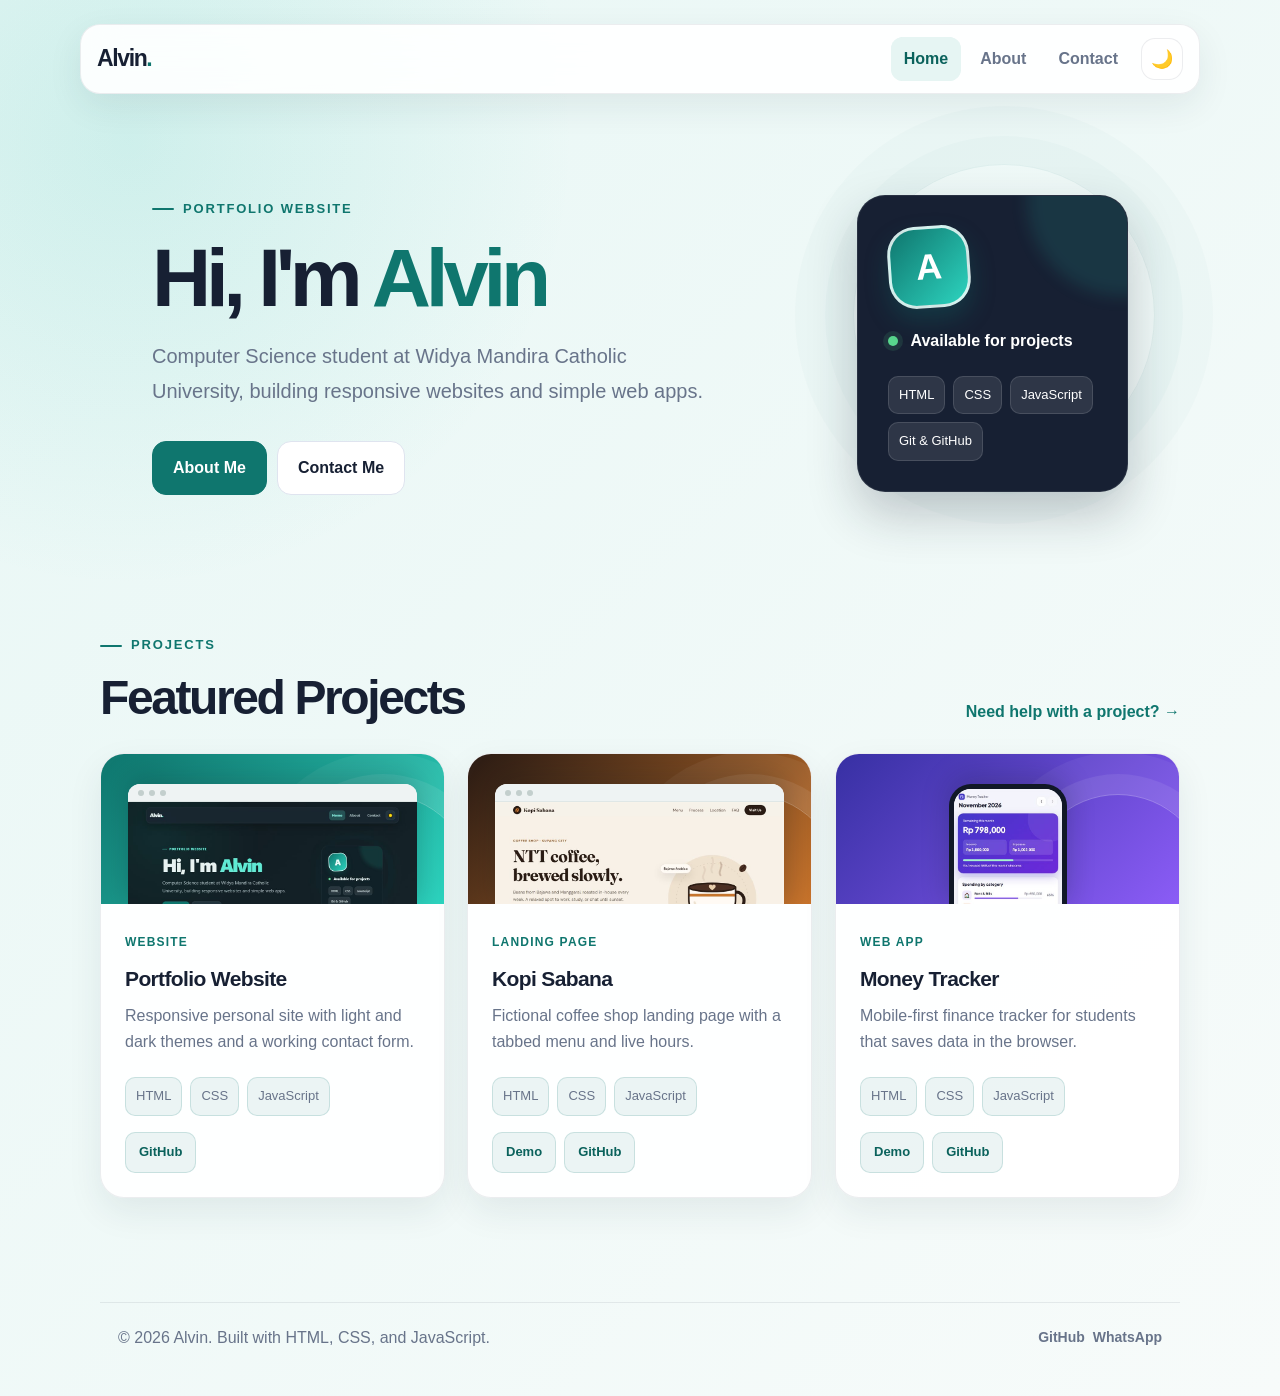
<file: index.html>
<!DOCTYPE html>
<html lang="en">
<head>
    <meta charset="UTF-8">
    <meta name="viewport" content="width=device-width, initial-scale=1.0">
    <meta name="description" content="Portfolio of Alvin, a Computer Science student who builds responsive websites and small web apps.">
    <meta name="author" content="Alvin">
    <meta property="og:title" content="Alvin | Portfolio">
    <meta property="og:description" content="Computer Science student building responsive websites and small web apps.">
    <meta property="og:type" content="website">
    <meta property="og:url" content="https://nobless017.github.io/Nobless017/">
    <meta property="og:image" content="https://nobless017.github.io/Nobless017/img/project-portfolio.jpg">
    <meta property="og:image:width" content="960">
    <meta property="og:image:height" content="540">
    <meta property="og:image:alt" content="Homepage of Alvin's portfolio">
    <meta property="og:locale" content="en_US">
    <meta name="twitter:card" content="summary_large_image">
    <title>Alvin | Portfolio</title>
    <link rel="icon" href="favicon.svg" type="image/svg+xml">
    <link rel="stylesheet" href="style.css">
    <script>
        (function () {
            var theme;
            try { theme = localStorage.getItem("theme"); } catch (error) {}
            if (theme !== "light" && theme !== "dark") {
                theme = window.matchMedia("(prefers-color-scheme: dark)").matches ? "dark" : "light";
            }
            document.documentElement.dataset.theme = theme;
        })();
    </script>
</head>
<body>
    <main class="page-shell">
        <nav class="navbar" aria-label="Main navigation">
            <a class="brand" href="index.html">Alvin<span>.</span></a>
            <div class="nav-links">
                <a class="active" href="index.html">Home</a>
                <a href="about.html">About</a>
                <a href="contact.html">Contact</a>
            </div>
            <button class="theme-toggle" type="button" aria-label="Switch to dark theme" title="Toggle theme">🌙</button>
        </nav>

        <section class="hero">
            <div>
                <p class="eyebrow">PORTFOLIO WEBSITE</p>
                <h1>Hi, I'm <span>Alvin</span></h1>
                <p class="hero-text">Computer Science student at Widya Mandira Catholic University, building responsive websites and simple web apps.</p>
                <div class="button-row">
                    <a class="button-link primary" href="about.html">About Me</a>
                    <a class="button-link" href="contact.html">Contact Me</a>
                </div>
            </div>
            <div class="hero-card" aria-label="Profile summary">
                <div class="profile-avatar" aria-hidden="true">A</div>
                <span class="status-dot"></span>
                <strong>Available for projects</strong>
                <div class="skill-tags">
                    <span>HTML</span>
                    <span>CSS</span>
                    <span>JavaScript</span>
                    <span>Git &amp; GitHub</span>
                </div>
            </div>
        </section>

        <section class="projects" id="projects" aria-labelledby="projects-title">
            <div class="section-heading">
                <div>
                    <p class="eyebrow">PROJECTS</p>
                    <h2 id="projects-title">Featured Projects</h2>
                </div>
                <a class="text-link" href="contact.html">Need help with a project? →</a>
            </div>
            <div class="project-grid">
                <article class="project-card">
                    <div class="project-preview preview-one">
                        <div class="mock-browser">
                            <div class="mock-bar" aria-hidden="true"><span></span><span></span><span></span></div>
                            <img src="img/project-portfolio.jpg" alt="Homepage of the portfolio website" width="960" height="540" loading="lazy">
                        </div>
                    </div>
                    <div class="project-content">
                        <span class="project-type">Website</span>
                        <h3>Portfolio Website</h3>
                        <p>Responsive personal site with light and dark themes and a working contact form.</p>
                        <div class="skill-tags">
                            <span>HTML</span>
                            <span>CSS</span>
                            <span>JavaScript</span>
                        </div>
                        <div class="project-actions">
                            <a href="https://github.com/Nobless017/Nobless017" target="_blank" rel="noopener noreferrer" aria-label="View the Portfolio Website source code on GitHub">GitHub</a>
                        </div>
                    </div>
                </article>
                <article class="project-card">
                    <div class="project-preview preview-two">
                        <div class="mock-browser">
                            <div class="mock-bar" aria-hidden="true"><span></span><span></span><span></span></div>
                            <img src="img/project-landing.jpg" alt="Kopi Sabana landing page" width="960" height="540" loading="lazy">
                        </div>
                    </div>
                    <div class="project-content">
                        <span class="project-type">Landing Page</span>
                        <h3>Kopi Sabana</h3>
                        <p>Fictional coffee shop landing page with a tabbed menu and live hours.</p>
                        <div class="skill-tags">
                            <span>HTML</span>
                            <span>CSS</span>
                            <span>JavaScript</span>
                        </div>
                        <div class="project-actions">
                            <a href="projects/landing-page/index.html" aria-label="Open the Kopi Sabana landing page demo">Demo</a>
                            <a href="https://github.com/Nobless017/Nobless017/tree/main/projects/landing-page" target="_blank" rel="noopener noreferrer" aria-label="View the Kopi Sabana source code on GitHub">GitHub</a>
                        </div>
                    </div>
                </article>
                <article class="project-card">
                    <div class="project-preview preview-three">
                        <div class="mock-phone">
                            <img src="img/project-keuangan.jpg" alt="Money Tracker app on a phone" width="345" height="690" loading="lazy">
                        </div>
                    </div>
                    <div class="project-content">
                        <span class="project-type">Web App</span>
                        <h3>Money Tracker</h3>
                        <p>Mobile-first finance tracker for students that saves data in the browser.</p>
                        <div class="skill-tags">
                            <span>HTML</span>
                            <span>CSS</span>
                            <span>JavaScript</span>
                        </div>
                        <div class="project-actions">
                            <a href="projects/catatan-keuangan/index.html?demo=1" aria-label="Open the Money Tracker app demo">Demo</a>
                            <a href="https://github.com/Nobless017/Nobless017/tree/main/projects/catatan-keuangan" target="_blank" rel="noopener noreferrer" aria-label="View the Money Tracker source code on GitHub">GitHub</a>
                        </div>
                    </div>
                </article>
            </div>
        </section>
    </main>
    <footer class="footer">
        <p>© 2026 Alvin. Built with HTML, CSS, and JavaScript.</p>
        <div class="social-links" aria-label="Social links">
            <a href="https://github.com/Nobless017" target="_blank" rel="noopener noreferrer">GitHub</a>
            <a href="https://wa.me/6282341735852" target="_blank" rel="noopener noreferrer">WhatsApp</a>
        </div>
    </footer>
    <script src="script.js"></script>
</body>
</html>
</file>
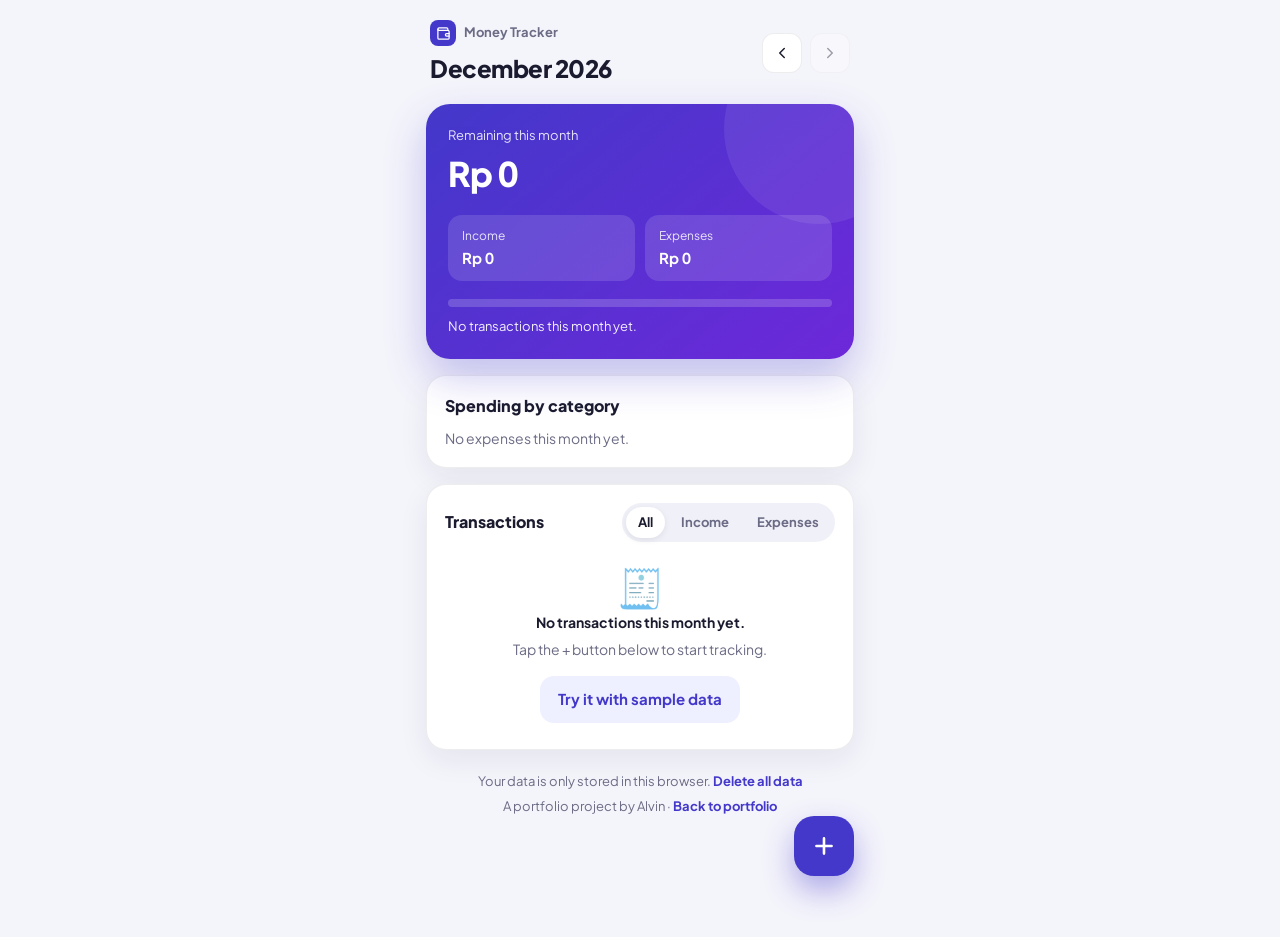
<file: projects/catatan-keuangan/index.html>
<!DOCTYPE html>
<html lang="en">
<head>
    <meta charset="UTF-8">
    <meta name="viewport" content="width=device-width, initial-scale=1.0, viewport-fit=cover">
    <title>Money Tracker for Students</title>
    <meta name="description" content="A simple web app for students to track income and expenses. A portfolio project by Alvin.">
    <meta name="theme-color" content="#4338ca">
    <meta property="og:title" content="Money Tracker for Students">
    <meta property="og:description" content="A web app to track income and expenses. A portfolio project by Alvin.">
    <meta property="og:type" content="website">
    <meta property="og:url" content="https://nobless017.github.io/Nobless017/projects/catatan-keuangan/">
    <meta property="og:image" content="https://nobless017.github.io/Nobless017/img/project-keuangan.jpg">
    <meta property="og:locale" content="en_US">
    <link rel="icon" href="favicon.svg" type="image/svg+xml">
    <link rel="preconnect" href="https://fonts.googleapis.com">
    <link rel="preconnect" href="https://fonts.gstatic.com" crossorigin>
    <link rel="stylesheet" href="https://fonts.googleapis.com/css2?family=Plus+Jakarta+Sans:wght@500;600;700;800&display=swap">
    <link rel="stylesheet" href="style.css">
</head>
<body>
    <div class="app">
        <!-- ===== HEADER: nama aplikasi + pilih bulan ===== -->
        <header class="app-header">
            <div>
                <p class="app-name">
                    <span class="app-logo" aria-hidden="true">
                        <svg viewBox="0 0 24 24"><path d="M19 7V5a2 2 0 0 0-2-2H5a2 2 0 0 0 0 4h14a2 2 0 0 1 2 2v3"/><path d="M3 5v14a2 2 0 0 0 2 2h14a2 2 0 0 0 2-2v-3"/><path d="M21 12h-4a2 2 0 0 0 0 4h4z"/></svg>
                    </span>
                    Money Tracker
                </p>
                <h1 class="month-label" id="month-label">This month</h1>
            </div>
            <div class="month-nav">
                <button class="icon-button" type="button" id="prev-month" aria-label="Previous month">
                    <svg viewBox="0 0 24 24" aria-hidden="true"><path d="M15 18l-6-6 6-6"/></svg>
                </button>
                <button class="icon-button" type="button" id="next-month" aria-label="Next month">
                    <svg viewBox="0 0 24 24" aria-hidden="true"><path d="M9 18l6-6-6-6"/></svg>
                </button>
            </div>
        </header>

        <main class="app-main">
            <!-- ===== RINGKASAN BULAN ===== -->
            <section class="summary-card" id="summary-card" aria-label="Monthly summary">
                <p class="summary-label">Remaining this month</p>
                <p class="summary-balance" id="balance">Rp 0</p>
                <div class="summary-row">
                    <div class="summary-stat">
                        <span>Income</span>
                        <strong id="total-income">Rp 0</strong>
                    </div>
                    <div class="summary-stat">
                        <span>Expenses</span>
                        <strong id="total-expense">Rp 0</strong>
                    </div>
                </div>
                <div class="summary-meter" aria-hidden="true"><span id="spend-meter"></span></div>
                <p class="summary-hint" id="spend-hint"></p>
            </section>

            <!-- ===== PENGELUARAN PER KATEGORI ===== -->
            <section class="panel" aria-labelledby="category-title">
                <h2 id="category-title">Spending by category</h2>
                <ul class="category-list" id="category-list"></ul>
                <p class="muted" id="category-empty">No expenses this month yet.</p>
            </section>

            <!-- ===== RIWAYAT TRANSAKSI ===== -->
            <section class="panel" aria-labelledby="history-title">
                <div class="panel-head">
                    <h2 id="history-title">Transactions</h2>
                    <div class="chip-group" role="group" aria-label="Filter transactions">
                        <button class="chip" type="button" data-filter="all" aria-pressed="true">All</button>
                        <button class="chip" type="button" data-filter="income" aria-pressed="false">Income</button>
                        <button class="chip" type="button" data-filter="expense" aria-pressed="false">Expenses</button>
                    </div>
                </div>

                <!-- Diisi oleh script.js -->
                <div id="transaction-list"></div>

                <p class="muted filter-empty" id="filter-empty" hidden>No transactions match this filter.</p>

                <div class="empty-state" id="empty-state" hidden>
                    <span class="empty-icon" aria-hidden="true">🧾</span>
                    <p><strong>No transactions this month yet.</strong></p>
                    <p>Tap the + button below to start tracking.</p>
                    <button class="btn btn-secondary" type="button" id="load-sample">Try it with sample data</button>
                </div>
            </section>
        </main>

        <footer class="app-footer">
            <p>Your data is only stored in this browser. <button class="link-button" type="button" id="reset-data">Delete all data</button></p>
            <p>A portfolio project by Alvin · <a href="../../index.html">Back to portfolio</a></p>
        </footer>
    </div>

    <!-- Tombol tambah (melayang di kanan bawah) -->
    <button class="fab" type="button" id="open-form" aria-label="Add transaction" aria-haspopup="dialog">
        <svg viewBox="0 0 24 24" aria-hidden="true"><path d="M12 5v14M5 12h14"/></svg>
    </button>

    <!-- ===== FORM TAMBAH TRANSAKSI (muncul dari bawah) ===== -->
    <dialog class="sheet" id="transaction-dialog" aria-labelledby="form-title">
        <form id="transaction-form" data-type="expense">
            <span class="sheet-handle" aria-hidden="true"></span>
            <h2 id="form-title">Add transaction</h2>

            <fieldset class="type-toggle">
                <legend class="visually-hidden">Transaction type</legend>
                <label><input type="radio" name="type" value="expense" checked><span>Expense</span></label>
                <label><input type="radio" name="type" value="income"><span>Income</span></label>
            </fieldset>

            <div class="field">
                <label for="amount">Amount</label>
                <div class="amount-input">
                    <span aria-hidden="true">Rp</span>
                    <input type="text" id="amount" name="amount" inputmode="numeric" autocomplete="off" placeholder="0" required>
                </div>
            </div>

            <div class="field">
                <label for="category">Category</label>
                <select id="category" name="category" required></select>
            </div>

            <div class="field">
                <label for="note">Note <em>(optional)</em></label>
                <input type="text" id="note" name="note" maxlength="60" placeholder="e.g. lunch at the canteen">
            </div>

            <div class="field">
                <label for="date">Date</label>
                <input type="date" id="date" name="date" required>
            </div>

            <p class="form-error" id="form-error" role="alert"></p>

            <div class="sheet-actions">
                <button class="btn btn-secondary" type="button" id="cancel-form">Cancel</button>
                <button class="btn btn-primary" type="submit">Save</button>
            </div>
        </form>
    </dialog>

    <!-- Notifikasi kecil di bawah layar -->
    <div class="toast" id="toast" role="status" hidden>
        <span id="toast-message"></span>
        <button type="button" id="toast-undo">Undo</button>
    </div>

    <script src="script.js"></script>
</body>
</html>
</file>
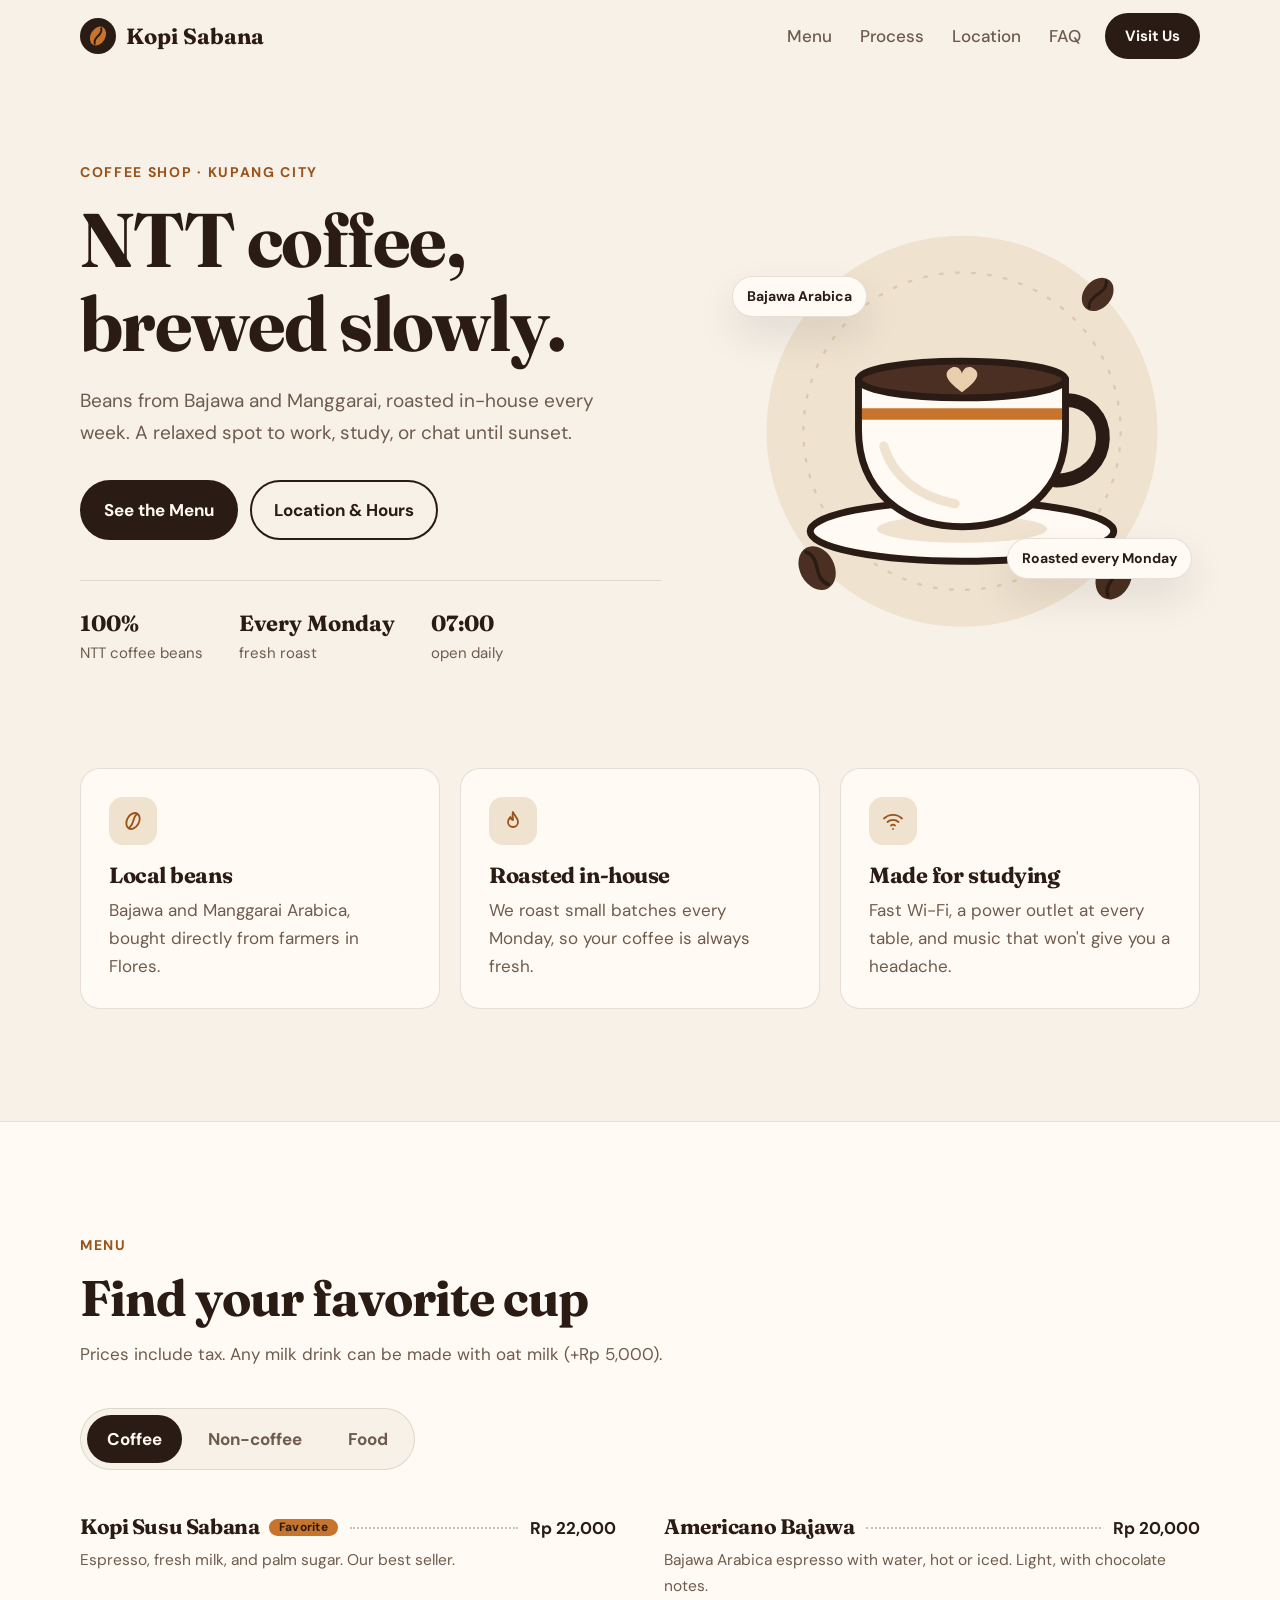
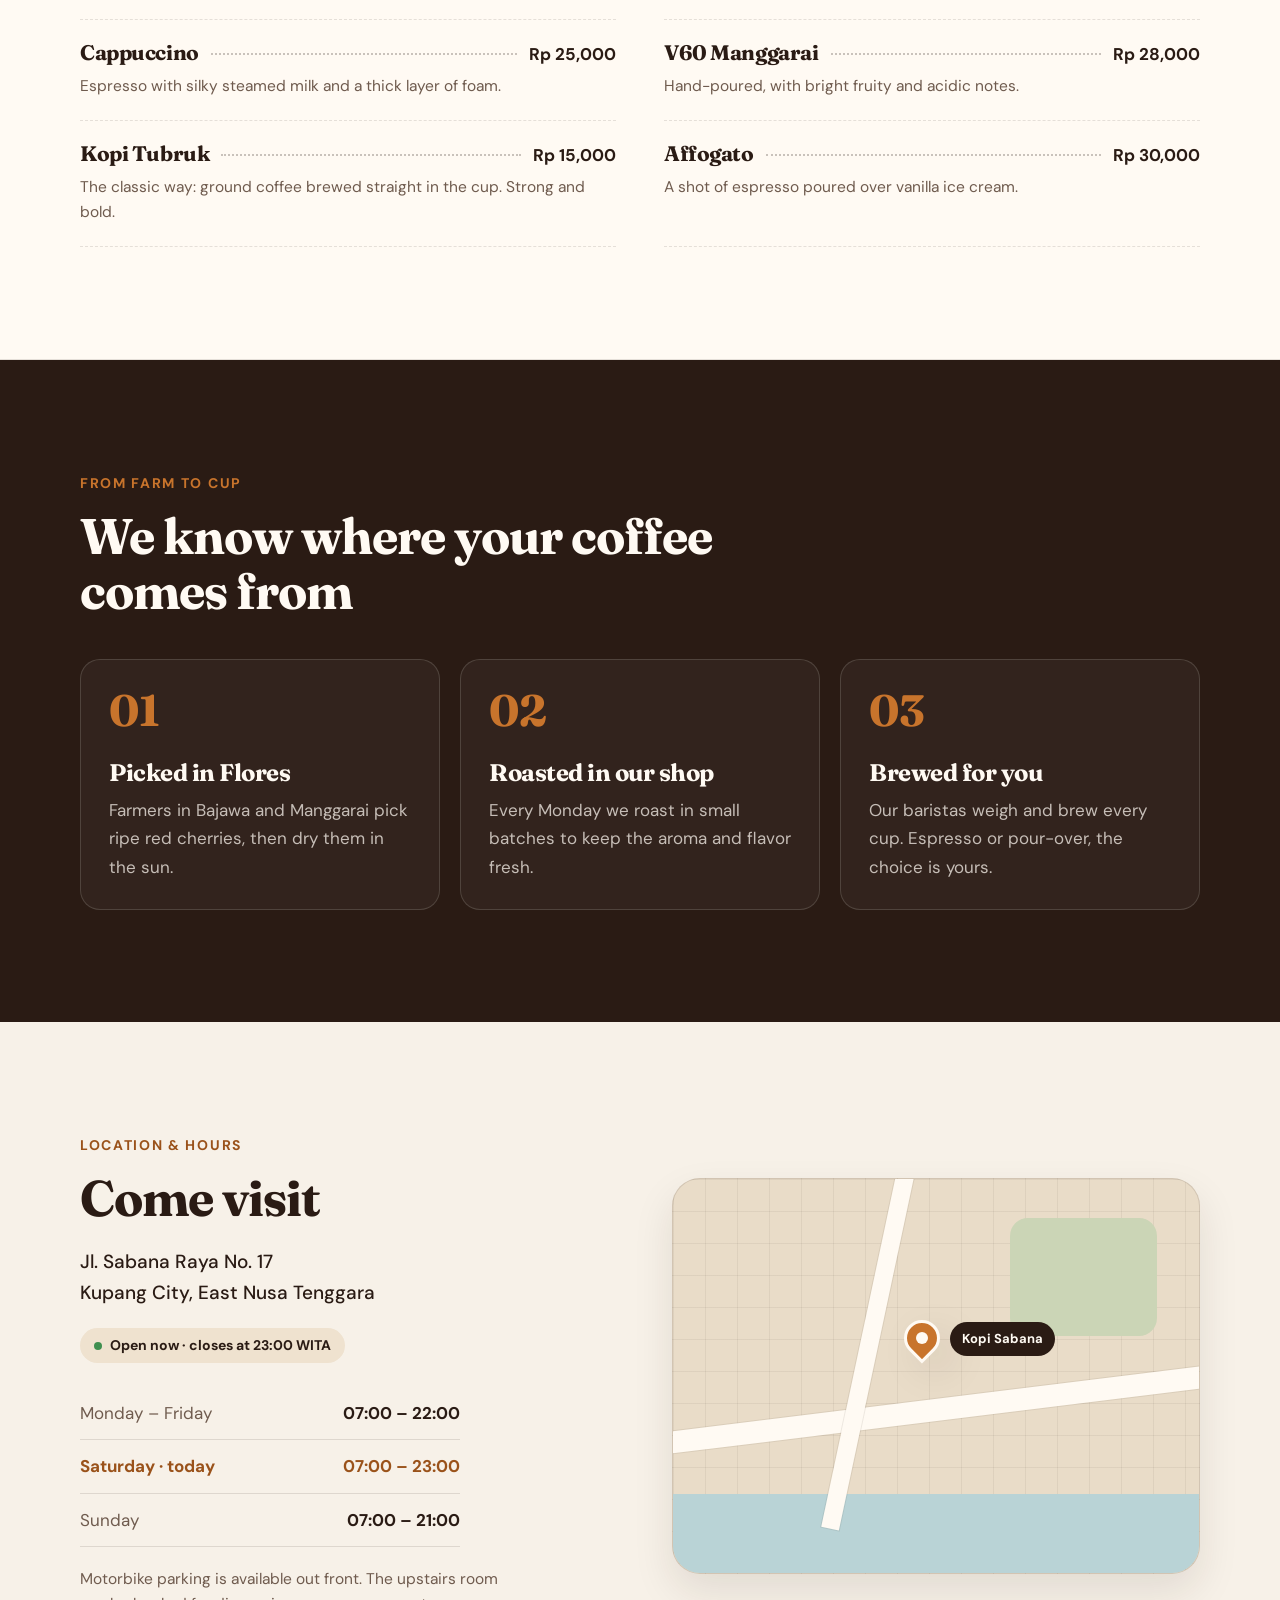
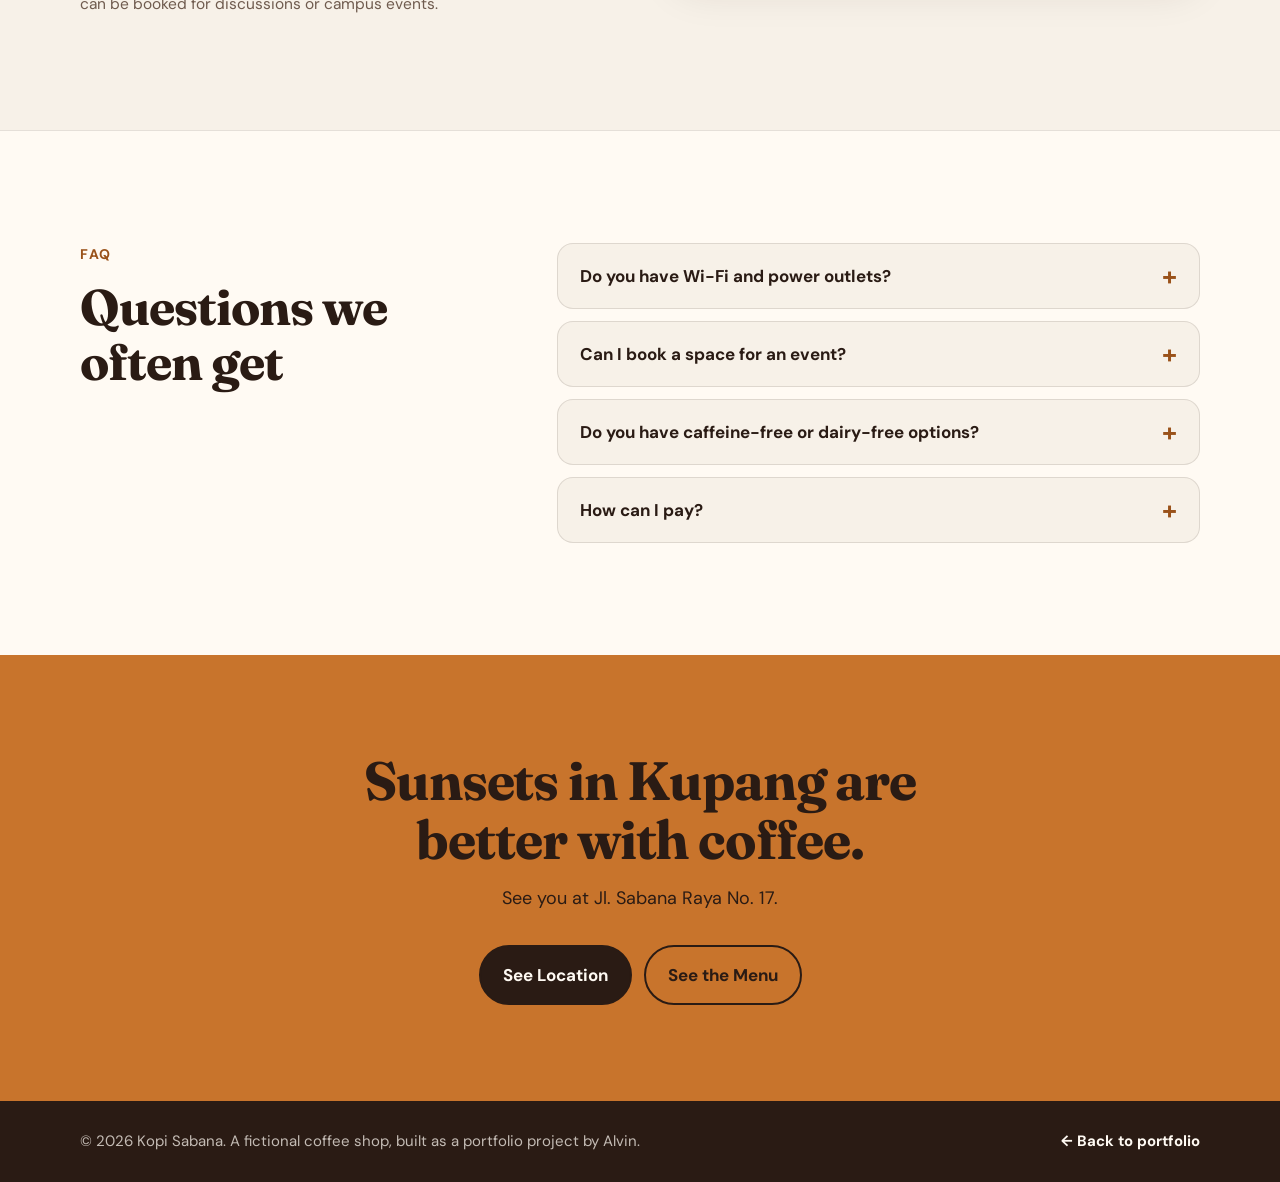
<file: projects/landing-page/index.html>
<!DOCTYPE html>
<html lang="en">
<head>
    <meta charset="UTF-8">
    <meta name="viewport" content="width=device-width, initial-scale=1.0">
    <title>Kopi Sabana | Local Coffee Shop in Kupang</title>
    <meta name="description" content="Kopi Sabana is a fictional coffee shop in Kupang serving local NTT coffee. A landing page portfolio project by Alvin.">
    <meta name="theme-color" content="#2a1b14">
    <meta property="og:title" content="Kopi Sabana | Local Coffee Shop in Kupang">
    <meta property="og:description" content="Landing page for a fictional coffee shop in Kupang. A portfolio project by Alvin.">
    <meta property="og:type" content="website">
    <meta property="og:url" content="https://nobless017.github.io/Nobless017/projects/landing-page/">
    <meta property="og:image" content="https://nobless017.github.io/Nobless017/img/project-landing.jpg">
    <meta property="og:locale" content="en_US">
    <meta name="twitter:card" content="summary_large_image">
    <link rel="icon" href="favicon.svg" type="image/svg+xml">
    <link rel="preconnect" href="https://fonts.googleapis.com">
    <link rel="preconnect" href="https://fonts.gstatic.com" crossorigin>
    <link rel="stylesheet" href="https://fonts.googleapis.com/css2?family=DM+Sans:opsz,wght@9..40,400;9..40,500;9..40,700&family=Fraunces:opsz,wght@9..144,600;9..144,700&display=swap">
    <link rel="stylesheet" href="style.css">
    <!-- Tandai bahwa JavaScript aktif, supaya CSS bisa menyembunyikan menu mobile & tab dengan aman -->
    <script>document.documentElement.classList.add("js");</script>
</head>
<body>
    <a class="skip-link" href="#main">Skip to content</a>

    <!-- ===== HEADER ===== -->
    <header class="site-header">
        <div class="container header-inner">
            <a class="logo" href="#top">
                <svg class="logo-mark" viewBox="0 0 64 64" aria-hidden="true">
                    <circle cx="32" cy="32" r="32" fill="#2a1b14"/>
                    <g transform="translate(32 32) rotate(30)">
                        <ellipse rx="13" ry="18" fill="#c8742c"/>
                        <path d="M-2 -15 C8 -5 -8 5 2 15" fill="none" stroke="#2a1b14" stroke-width="3.5" stroke-linecap="round"/>
                    </g>
                </svg>
                Kopi Sabana
            </a>
            <button class="nav-toggle" type="button" aria-expanded="false" aria-controls="site-nav" aria-label="Open navigation">
                <span></span><span></span><span></span>
            </button>
            <nav class="site-nav" id="site-nav" aria-label="Main navigation">
                <a href="#menu">Menu</a>
                <a href="#process">Process</a>
                <a href="#location">Location</a>
                <a href="#faq">FAQ</a>
                <a class="btn btn-small" href="#location">Visit Us</a>
            </nav>
        </div>
    </header>

    <main id="main">
        <!-- ===== HERO ===== -->
        <section class="hero" id="top">
            <div class="container hero-inner">
                <div class="hero-copy">
                    <p class="eyebrow">Coffee shop · Kupang City</p>
                    <h1>NTT coffee, brewed slowly.</h1>
                    <p class="lead">Beans from Bajawa and Manggarai, roasted in-house every week. A relaxed spot to work, study, or chat until sunset.</p>
                    <div class="actions">
                        <a class="btn" href="#menu">See the Menu</a>
                        <a class="btn btn-ghost" href="#location">Location &amp; Hours</a>
                    </div>
                    <ul class="hero-facts">
                        <li><strong>100%</strong> NTT coffee beans</li>
                        <li><strong>Every Monday</strong> fresh roast</li>
                        <li><strong>07:00</strong> open daily</li>
                    </ul>
                </div>

                <!-- Ilustrasi cangkir kopi dari SVG (tanpa file gambar) -->
                <div class="hero-art" aria-hidden="true">
                    <svg viewBox="0 0 400 400">
                        <circle cx="200" cy="215" r="170" fill="#efe2cf"/>
                        <circle cx="200" cy="215" r="138" fill="none" stroke="#dfc9aa" stroke-width="2" stroke-dasharray="4 10"/>
                        <!-- uap -->
                        <g fill="none" stroke="#a88a74" stroke-width="7" stroke-linecap="round">
                            <path class="steam" d="M168 132 C156 114 180 102 168 82"/>
                            <path class="steam steam-2" d="M200 126 C188 106 212 94 200 70"/>
                            <path class="steam steam-3" d="M232 132 C220 114 244 102 232 82"/>
                        </g>
                        <!-- piring -->
                        <ellipse cx="200" cy="302" rx="132" ry="26" fill="#fffaf3" stroke="#2a1b14" stroke-width="6"/>
                        <ellipse cx="200" cy="300" rx="74" ry="12" fill="#efe2cf"/>
                        <!-- gagang -->
                        <path d="M288 188 C334 186 336 256 282 258" fill="none" stroke="#2a1b14" stroke-width="12" stroke-linecap="round"/>
                        <!-- badan cangkir -->
                        <path d="M110 170 H290 V214 C290 266 252 298 200 298 C148 298 110 266 110 214 Z" fill="#fffaf3" stroke="#2a1b14" stroke-width="6" stroke-linejoin="round"/>
                        <path d="M113 200 H287" stroke="#c8742c" stroke-width="10"/>
                        <path d="M132 228 C140 254 162 272 194 278" fill="none" stroke="#efe2cf" stroke-width="8" stroke-linecap="round"/>
                        <!-- permukaan kopi + latte art -->
                        <ellipse cx="200" cy="170" rx="90" ry="16" fill="#4a2f22" stroke="#2a1b14" stroke-width="6"/>
                        <path d="M200 181 C189 173 183 166 189 161 C194 157 199 160 200 165 C201 160 206 157 211 161 C217 166 211 173 200 181 Z" fill="#e9cfae"/>
                        <!-- biji kopi -->
                        <g transform="translate(74 334) rotate(-28)">
                            <ellipse rx="15" ry="20" fill="#4a2f22"/>
                            <path d="M-2 -17 C8 -6 -8 6 2 17" fill="none" stroke="#2a1b14" stroke-width="3" stroke-linecap="round"/>
                        </g>
                        <g transform="translate(332 342) rotate(24)">
                            <ellipse rx="15" ry="20" fill="#4a2f22"/>
                            <path d="M-2 -17 C8 -6 -8 6 2 17" fill="none" stroke="#2a1b14" stroke-width="3" stroke-linecap="round"/>
                        </g>
                        <g transform="translate(318 96) rotate(40) scale(0.8)">
                            <ellipse rx="15" ry="20" fill="#4a2f22"/>
                            <path d="M-2 -17 C8 -6 -8 6 2 17" fill="none" stroke="#2a1b14" stroke-width="3" stroke-linecap="round"/>
                        </g>
                    </svg>
                    <span class="hero-tag hero-tag-1">Bajawa Arabica</span>
                    <span class="hero-tag hero-tag-2">Roasted every Monday</span>
                </div>
            </div>
        </section>

        <!-- ===== KEUNGGULAN ===== -->
        <section class="section perks" aria-labelledby="perks-title">
            <div class="container">
                <h2 class="visually-hidden" id="perks-title">Why Kopi Sabana</h2>
                <div class="perk-grid">
                    <article class="perk">
                        <span class="perk-icon" aria-hidden="true">
                            <svg viewBox="0 0 24 24"><ellipse cx="12" cy="12" rx="6" ry="8.5" transform="rotate(30 12 12)"/><path d="M15.5 5.5C11 9 14 14 8.5 18.5"/></svg>
                        </span>
                        <h3>Local beans</h3>
                        <p>Bajawa and Manggarai Arabica, bought directly from farmers in Flores.</p>
                    </article>
                    <article class="perk">
                        <span class="perk-icon" aria-hidden="true">
                            <svg viewBox="0 0 24 24"><path d="M12 3c1 3.5 5 5.5 5 10a5 5 0 0 1-10 0c0-2.5 1.5-4 2.5-5 .3 1.8 1.2 2.8 2.5 3 0-3-1-5.5 0-8z"/></svg>
                        </span>
                        <h3>Roasted in-house</h3>
                        <p>We roast small batches every Monday, so your coffee is always fresh.</p>
                    </article>
                    <article class="perk">
                        <span class="perk-icon" aria-hidden="true">
                            <svg viewBox="0 0 24 24"><path d="M3 9.5a13 13 0 0 1 18 0"/><path d="M6.5 13a8 8 0 0 1 11 0"/><path d="M10 16.5a3 3 0 0 1 4 0"/><path d="M12 20h.01"/></svg>
                        </span>
                        <h3>Made for studying</h3>
                        <p>Fast Wi-Fi, a power outlet at every table, and music that won't give you a headache.</p>
                    </article>
                </div>
            </div>
        </section>

        <!-- ===== MENU (pakai tab) ===== -->
        <section class="section menu" id="menu" aria-labelledby="menu-title">
            <div class="container">
                <div class="section-head">
                    <p class="eyebrow">Menu</p>
                    <h2 id="menu-title">Find your favorite cup</h2>
                    <p>Prices include tax. Any milk drink can be made with oat milk (+Rp&nbsp;5,000).</p>
                </div>

                <div class="menu-tabs" role="tablist" aria-label="Menu categories">
                    <button class="menu-tab" type="button" role="tab" id="tab-coffee" aria-controls="panel-coffee" aria-selected="true">Coffee</button>
                    <button class="menu-tab" type="button" role="tab" id="tab-noncoffee" aria-controls="panel-noncoffee" aria-selected="false" tabindex="-1">Non-coffee</button>
                    <button class="menu-tab" type="button" role="tab" id="tab-food" aria-controls="panel-food" aria-selected="false" tabindex="-1">Food</button>
                </div>

                <div class="menu-panel" role="tabpanel" id="panel-coffee" aria-labelledby="tab-coffee" tabindex="0">
                    <ul class="menu-list">
                        <li class="menu-item">
                            <div class="menu-item-head">
                                <h3>Kopi Susu Sabana <span class="menu-badge">Favorite</span></h3>
                                <span class="menu-leader" aria-hidden="true"></span>
                                <span class="menu-price">Rp 22,000</span>
                            </div>
                            <p>Espresso, fresh milk, and palm sugar. Our best seller.</p>
                        </li>
                        <li class="menu-item">
                            <div class="menu-item-head">
                                <h3>Americano Bajawa</h3>
                                <span class="menu-leader" aria-hidden="true"></span>
                                <span class="menu-price">Rp 20,000</span>
                            </div>
                            <p>Bajawa Arabica espresso with water, hot or iced. Light, with chocolate notes.</p>
                        </li>
                        <li class="menu-item">
                            <div class="menu-item-head">
                                <h3>Cappuccino</h3>
                                <span class="menu-leader" aria-hidden="true"></span>
                                <span class="menu-price">Rp 25,000</span>
                            </div>
                            <p>Espresso with silky steamed milk and a thick layer of foam.</p>
                        </li>
                        <li class="menu-item">
                            <div class="menu-item-head">
                                <h3>V60 Manggarai</h3>
                                <span class="menu-leader" aria-hidden="true"></span>
                                <span class="menu-price">Rp 28,000</span>
                            </div>
                            <p>Hand-poured, with bright fruity and acidic notes.</p>
                        </li>
                        <li class="menu-item">
                            <div class="menu-item-head">
                                <h3>Kopi Tubruk</h3>
                                <span class="menu-leader" aria-hidden="true"></span>
                                <span class="menu-price">Rp 15,000</span>
                            </div>
                            <p>The classic way: ground coffee brewed straight in the cup. Strong and bold.</p>
                        </li>
                        <li class="menu-item">
                            <div class="menu-item-head">
                                <h3>Affogato</h3>
                                <span class="menu-leader" aria-hidden="true"></span>
                                <span class="menu-price">Rp 30,000</span>
                            </div>
                            <p>A shot of espresso poured over vanilla ice cream.</p>
                        </li>
                    </ul>
                </div>

                <div class="menu-panel" role="tabpanel" id="panel-noncoffee" aria-labelledby="tab-noncoffee" tabindex="0">
                    <ul class="menu-list">
                        <li class="menu-item">
                            <div class="menu-item-head">
                                <h3>Sabana Chocolate</h3>
                                <span class="menu-leader" aria-hidden="true"></span>
                                <span class="menu-price">Rp 24,000</span>
                            </div>
                            <p>Rich dark chocolate with milk, hot or iced.</p>
                        </li>
                        <li class="menu-item">
                            <div class="menu-item-head">
                                <h3>Matcha Latte</h3>
                                <span class="menu-leader" aria-hidden="true"></span>
                                <span class="menu-price">Rp 26,000</span>
                            </div>
                            <p>Matcha with fresh milk. Sweetness to your liking.</p>
                        </li>
                        <li class="menu-item">
                            <div class="menu-item-head">
                                <h3>Lemongrass Ginger Tea</h3>
                                <span class="menu-leader" aria-hidden="true"></span>
                                <span class="menu-price">Rp 15,000</span>
                            </div>
                            <p>Warm tea with lemongrass and ginger. Perfect for rainy days.</p>
                        </li>
                        <li class="menu-item">
                            <div class="menu-item-head">
                                <h3>Iced Lime &amp; Honey</h3>
                                <span class="menu-leader" aria-hidden="true"></span>
                                <span class="menu-price">Rp 16,000</span>
                            </div>
                            <p>Fresh and sweet-sour, with no added sugar.</p>
                        </li>
                    </ul>
                </div>

                <div class="menu-panel" role="tabpanel" id="panel-food" aria-labelledby="tab-food" tabindex="0">
                    <ul class="menu-list">
                        <li class="menu-item">
                            <div class="menu-item-head">
                                <h3>Pisang Goreng Sambal Lu'at <span class="menu-badge">NTT classic</span></h3>
                                <span class="menu-leader" aria-hidden="true"></span>
                                <span class="menu-price">Rp 15,000</span>
                            </div>
                            <p>Crispy fried banana with fresh, spicy sambal lu'at.</p>
                        </li>
                        <li class="menu-item">
                            <div class="menu-item-head">
                                <h3>Roti Bakar Srikaya</h3>
                                <span class="menu-leader" aria-hidden="true"></span>
                                <span class="menu-price">Rp 18,000</span>
                            </div>
                            <p>Thick toast with butter and homemade kaya jam.</p>
                        </li>
                        <li class="menu-item">
                            <div class="menu-item-head">
                                <h3>Nasi Se'i Sapi <span class="menu-badge">Kupang classic</span></h3>
                                <span class="menu-leader" aria-hidden="true"></span>
                                <span class="menu-price">Rp 35,000</span>
                            </div>
                            <p>Smoked beef se'i with warm rice and sambal lu'at.</p>
                        </li>
                        <li class="menu-item">
                            <div class="menu-item-head">
                                <h3>Jagung Bose</h3>
                                <span class="menu-leader" aria-hidden="true"></span>
                                <span class="menu-price">Rp 25,000</span>
                            </div>
                            <p>Corn porridge with red beans and coconut milk, a home-style NTT dish.</p>
                        </li>
                    </ul>
                </div>
            </div>
        </section>

        <!-- ===== PROSES ===== -->
        <section class="section process" id="process" aria-labelledby="process-title">
            <div class="container">
                <div class="section-head">
                    <p class="eyebrow">From farm to cup</p>
                    <h2 id="process-title">We know where your coffee comes from</h2>
                </div>
                <ol class="process-list">
                    <li>
                        <span class="process-num" aria-hidden="true">01</span>
                        <h3>Picked in Flores</h3>
                        <p>Farmers in Bajawa and Manggarai pick ripe red cherries, then dry them in the sun.</p>
                    </li>
                    <li>
                        <span class="process-num" aria-hidden="true">02</span>
                        <h3>Roasted in our shop</h3>
                        <p>Every Monday we roast in small batches to keep the aroma and flavor fresh.</p>
                    </li>
                    <li>
                        <span class="process-num" aria-hidden="true">03</span>
                        <h3>Brewed for you</h3>
                        <p>Our baristas weigh and brew every cup. Espresso or pour-over, the choice is yours.</p>
                    </li>
                </ol>
            </div>
        </section>

        <!-- ===== LOKASI & JAM BUKA ===== -->
        <section class="section location" id="location" aria-labelledby="location-title">
            <div class="container location-inner">
                <div>
                    <p class="eyebrow">Location &amp; hours</p>
                    <h2 id="location-title">Come visit</h2>
                    <address>Jl. Sabana Raya No. 17<br>Kupang City, East Nusa Tenggara</address>
                    <!-- Diisi oleh script.js: "Open now" atau "Closed" -->
                    <p class="open-status"></p>
                    <!-- data-days: 0 = Minggu, 1 = Senin, ..., 6 = Sabtu -->
                    <dl class="hours">
                        <div data-days="1,2,3,4,5" data-open="07:00" data-close="22:00">
                            <dt>Monday – Friday</dt>
                            <dd>07:00 – 22:00</dd>
                        </div>
                        <div data-days="6" data-open="07:00" data-close="23:00">
                            <dt>Saturday</dt>
                            <dd>07:00 – 23:00</dd>
                        </div>
                        <div data-days="0" data-open="07:00" data-close="21:00">
                            <dt>Sunday</dt>
                            <dd>07:00 – 21:00</dd>
                        </div>
                    </dl>
                    <p class="location-note">Motorbike parking is available out front. The upstairs room can be booked for discussions or campus events.</p>
                </div>

                <!-- Peta ilustrasi dari CSS -->
                <div class="map-card" aria-hidden="true">
                    <span class="map-park"></span>
                    <span class="map-sea"></span>
                    <span class="map-road map-road-h"></span>
                    <span class="map-road map-road-v"></span>
                    <span class="map-pin"></span>
                    <span class="map-label">Kopi Sabana</span>
                </div>
            </div>
        </section>

        <!-- ===== FAQ ===== -->
        <section class="section faq" id="faq" aria-labelledby="faq-title">
            <div class="container faq-inner">
                <div class="section-head">
                    <p class="eyebrow">FAQ</p>
                    <h2 id="faq-title">Questions we often get</h2>
                </div>
                <div class="faq-list">
                    <details>
                        <summary>Do you have Wi-Fi and power outlets?</summary>
                        <p>Yes. Wi-Fi is free for every guest, and every table has a power outlet.</p>
                    </details>
                    <details>
                        <summary>Can I book a space for an event?</summary>
                        <p>Yes. The upstairs room fits about 25 people and is often used for discussions, club meetings, or campus events. Please book at least one day ahead.</p>
                    </details>
                    <details>
                        <summary>Do you have caffeine-free or dairy-free options?</summary>
                        <p>Yes. Try the Lemongrass Ginger Tea or the Iced Lime &amp; Honey. Any milk drink can also be made with oat milk.</p>
                    </details>
                    <details>
                        <summary>How can I pay?</summary>
                        <p>Cash, QRIS, and debit cards.</p>
                    </details>
                </div>
            </div>
        </section>

        <!-- ===== AJAKAN PENUTUP ===== -->
        <section class="cta" aria-labelledby="cta-title">
            <div class="container">
                <h2 id="cta-title">Sunsets in Kupang are better with coffee.</h2>
                <p>See you at Jl. Sabana Raya No. 17.</p>
                <div class="actions">
                    <a class="btn" href="#location">See Location</a>
                    <a class="btn btn-ghost" href="#menu">See the Menu</a>
                </div>
            </div>
        </section>
    </main>

    <footer class="site-footer">
        <div class="container footer-inner">
            <p>© 2026 Kopi Sabana. A fictional coffee shop, built as a portfolio project by Alvin.</p>
            <a href="../../index.html">← Back to portfolio</a>
        </div>
    </footer>

    <script src="script.js"></script>
</body>
</html>
</file>
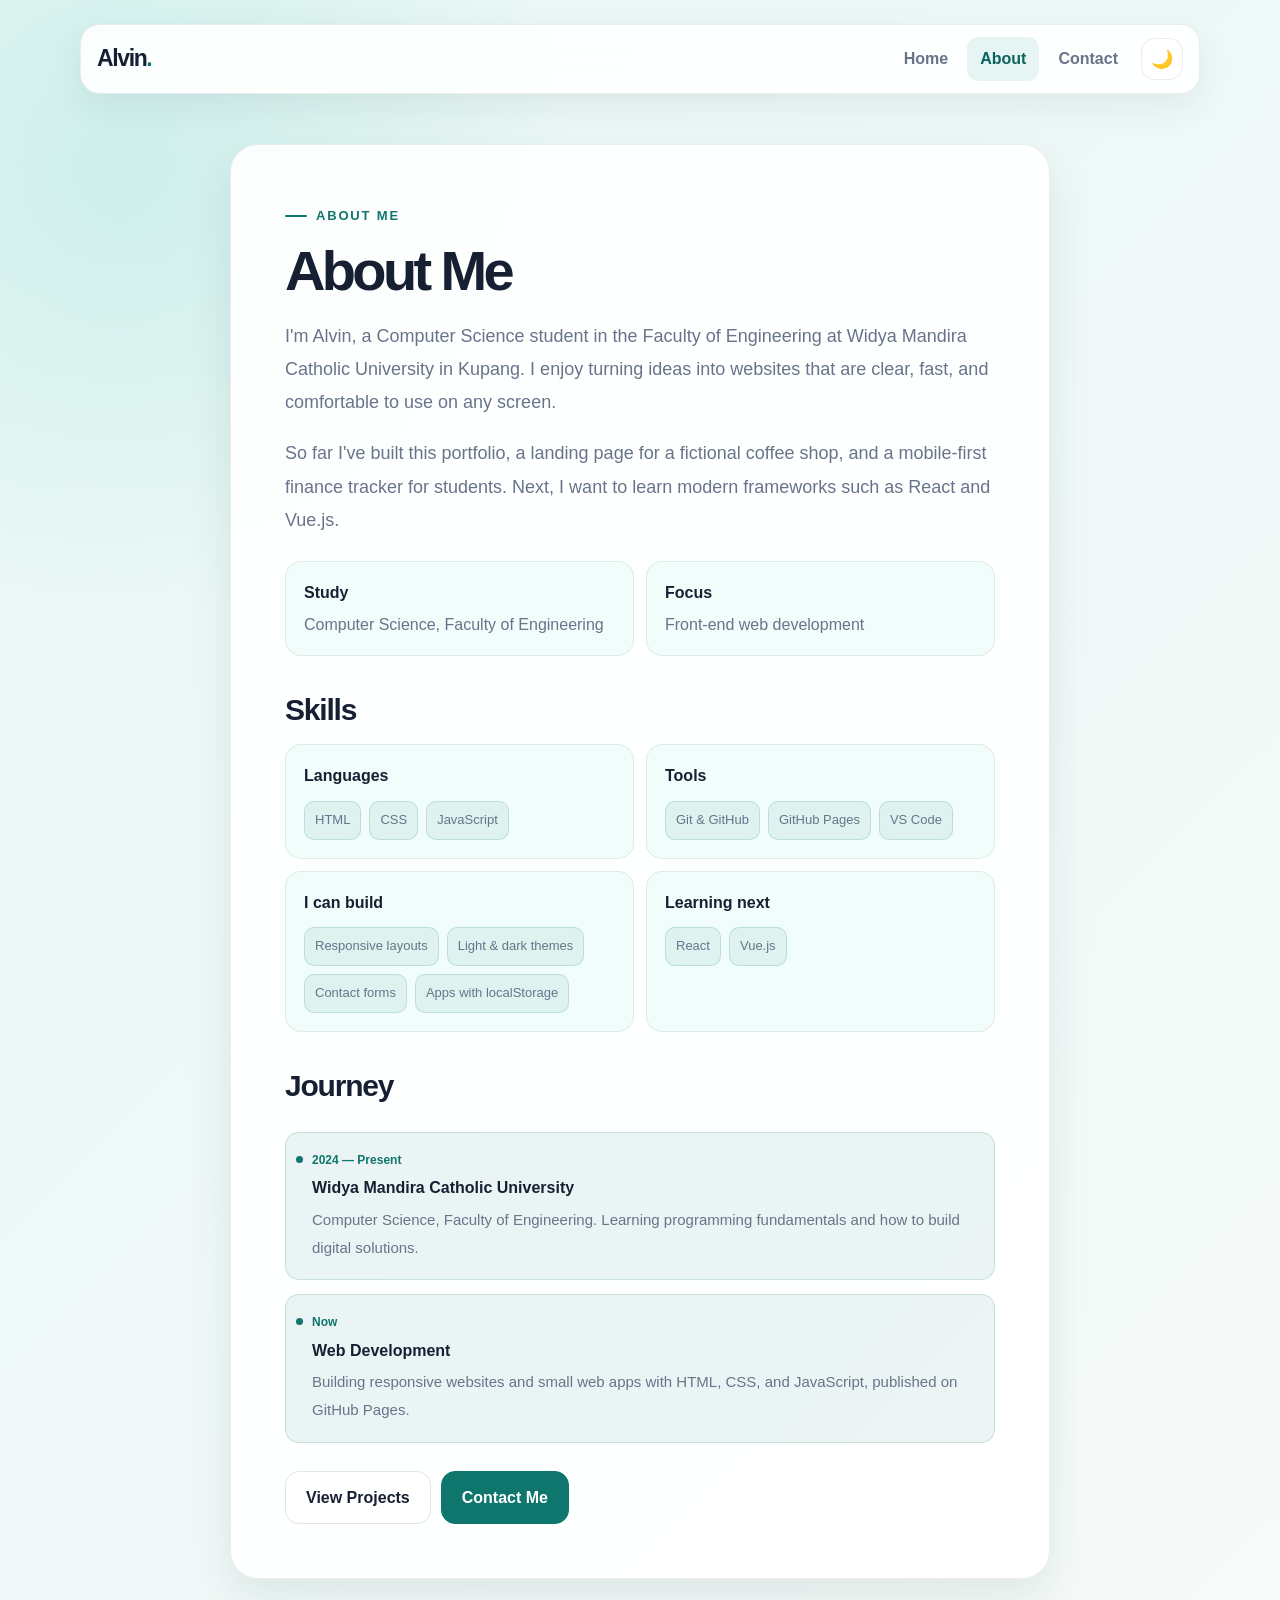
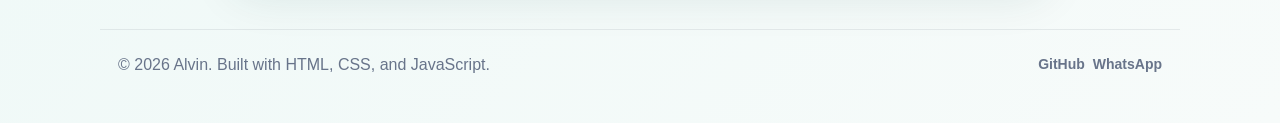
<file: about.html>
<!DOCTYPE html>
<html lang="en">
<head>
    <meta charset="UTF-8">
    <meta name="viewport" content="width=device-width, initial-scale=1.0">
    <meta name="description" content="About Alvin, a Computer Science student at Widya Mandira Catholic University and front-end web developer.">
    <meta property="og:title" content="About | Alvin">
    <meta property="og:description" content="Computer Science student at Widya Mandira Catholic University, focused on front-end web development.">
    <meta property="og:type" content="website">
    <meta property="og:url" content="https://nobless017.github.io/Nobless017/about.html">
    <meta property="og:image" content="https://nobless017.github.io/Nobless017/img/project-portfolio.jpg">
    <meta property="og:image:width" content="960">
    <meta property="og:image:height" content="540">
    <meta property="og:image:alt" content="Homepage of Alvin's portfolio">
    <meta property="og:locale" content="en_US">
    <meta name="twitter:card" content="summary_large_image">
    <title>About | Alvin</title>
    <link rel="icon" href="favicon.svg" type="image/svg+xml">
    <link rel="stylesheet" href="style.css">
    <script>
        (function () {
            var theme;
            try { theme = localStorage.getItem("theme"); } catch (error) {}
            if (theme !== "light" && theme !== "dark") {
                theme = window.matchMedia("(prefers-color-scheme: dark)").matches ? "dark" : "light";
            }
            document.documentElement.dataset.theme = theme;
        })();
    </script>
</head>
<body>
    <main class="page-shell">
        <nav class="navbar" aria-label="Main navigation">
            <a class="brand" href="index.html">Alvin<span>.</span></a>
            <div class="nav-links">
                <a href="index.html">Home</a>
                <a class="active" href="about.html">About</a>
                <a href="contact.html">Contact</a>
            </div>
            <button class="theme-toggle" type="button" aria-label="Switch to dark theme" title="Toggle theme">🌙</button>
        </nav>

        <article class="content-card">
            <p class="eyebrow">ABOUT ME</p>
            <h1>About Me</h1>
            <p>I'm Alvin, a Computer Science student in the Faculty of Engineering at Widya Mandira Catholic University in Kupang. I enjoy turning ideas into websites that are clear, fast, and comfortable to use on any screen.</p>
            <p>So far I've built this portfolio, a landing page for a fictional coffee shop, and a mobile-first finance tracker for students. Next, I want to learn modern frameworks such as React and Vue.js.</p>
            <div class="info-grid">
                <div>
                    <strong>Study</strong>
                    <span>Computer Science, Faculty of Engineering</span>
                </div>
                <div>
                    <strong>Focus</strong>
                    <span>Front-end web development</span>
                </div>
            </div>

            <h2 class="about-heading">Skills</h2>
            <div class="skill-groups">
                <div class="skill-group">
                    <strong>Languages</strong>
                    <div class="skill-tags">
                        <span>HTML</span>
                        <span>CSS</span>
                        <span>JavaScript</span>
                    </div>
                </div>
                <div class="skill-group">
                    <strong>Tools</strong>
                    <div class="skill-tags">
                        <span>Git &amp; GitHub</span>
                        <span>GitHub Pages</span>
                        <span>VS Code</span>
                    </div>
                </div>
                <div class="skill-group">
                    <strong>I can build</strong>
                    <div class="skill-tags">
                        <span>Responsive layouts</span>
                        <span>Light &amp; dark themes</span>
                        <span>Contact forms</span>
                        <span>Apps with localStorage</span>
                    </div>
                </div>
                <div class="skill-group">
                    <strong>Learning next</strong>
                    <div class="skill-tags">
                        <span>React</span>
                        <span>Vue.js</span>
                    </div>
                </div>
            </div>

            <h2 class="about-heading">Journey</h2>
            <div class="timeline">
                <div class="timeline-item">
                    <span>2024 — Present</span>
                    <strong>Widya Mandira Catholic University</strong>
                    <p>Computer Science, Faculty of Engineering. Learning programming fundamentals and how to build digital solutions.</p>
                </div>
                <div class="timeline-item">
                    <span>Now</span>
                    <strong>Web Development</strong>
                    <p>Building responsive websites and small web apps with HTML, CSS, and JavaScript, published on GitHub Pages.</p>
                </div>
            </div>
            <div class="button-row">
                <a class="button-link" href="index.html#projects">View Projects</a>
                <a class="button-link primary" href="contact.html">Contact Me</a>
            </div>
        </article>
    </main>
    <footer class="footer">
        <p>© 2026 Alvin. Built with HTML, CSS, and JavaScript.</p>
        <div class="social-links" aria-label="Social links">
            <a href="https://github.com/Nobless017" target="_blank" rel="noopener noreferrer">GitHub</a>
            <a href="https://wa.me/6282341735852" target="_blank" rel="noopener noreferrer">WhatsApp</a>
        </div>
    </footer>
    <script src="script.js"></script>
</body>
</html>
</file>
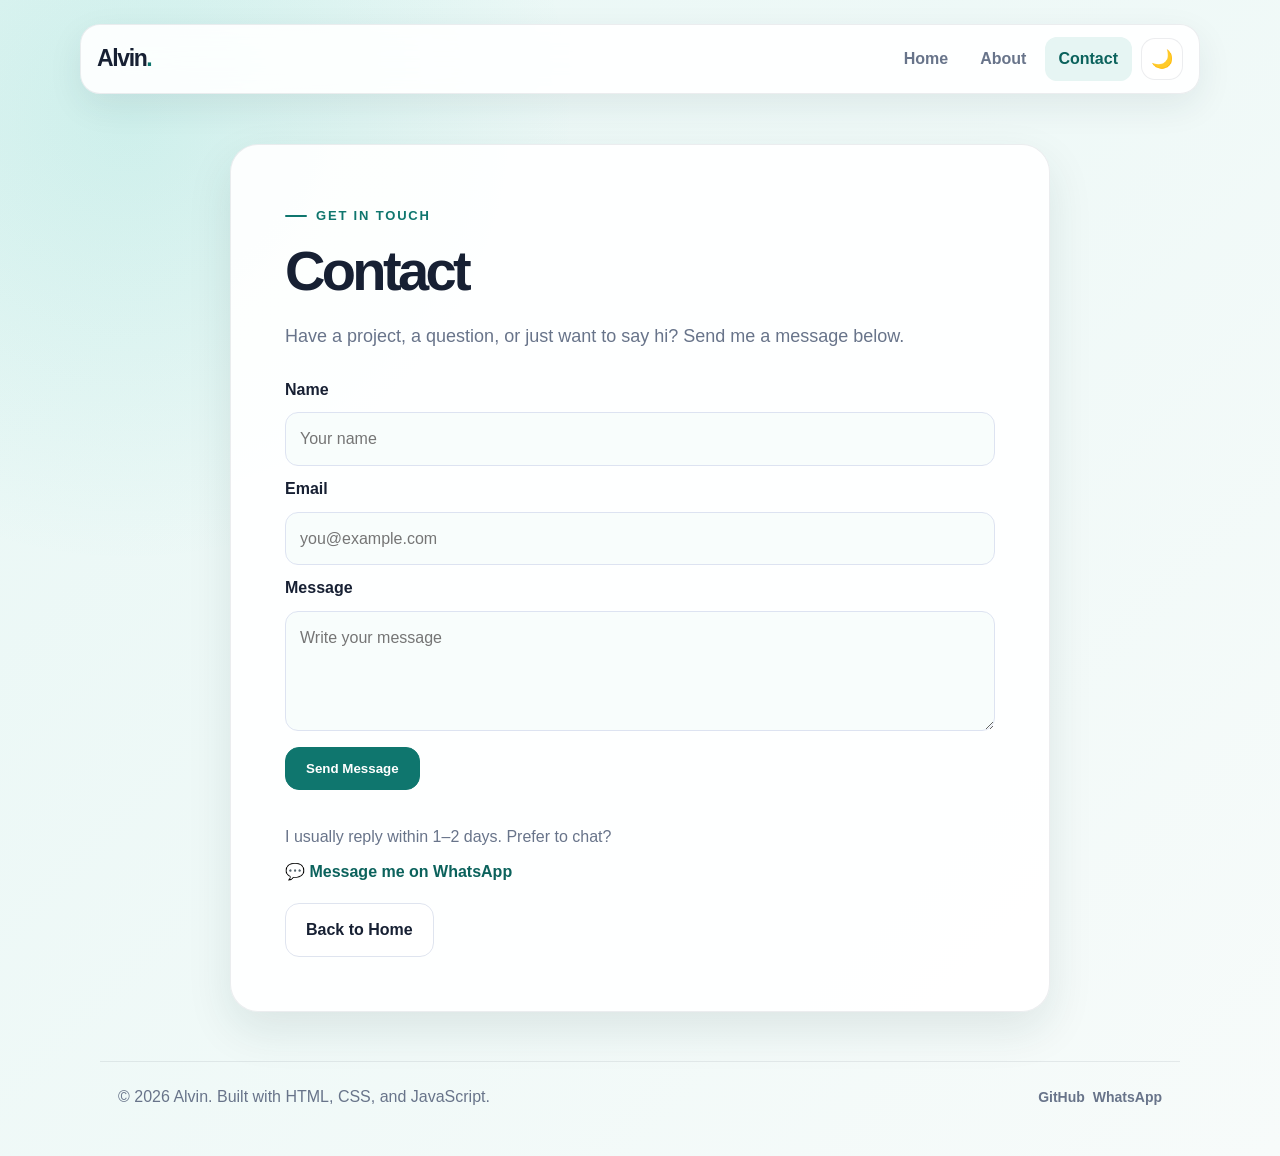
<file: contact.html>
<!DOCTYPE html>
<html lang="en">
<head>
    <meta charset="UTF-8">
    <meta name="viewport" content="width=device-width, initial-scale=1.0">
    <meta name="description" content="Get in touch with Alvin about collaborations, projects, or web development questions.">
    <meta property="og:title" content="Contact | Alvin">
    <meta property="og:description" content="Get in touch with Alvin about collaborations, projects, or web development questions.">
    <meta property="og:type" content="website">
    <meta property="og:url" content="https://nobless017.github.io/Nobless017/contact.html">
    <meta property="og:image" content="https://nobless017.github.io/Nobless017/img/project-portfolio.jpg">
    <meta property="og:image:width" content="960">
    <meta property="og:image:height" content="540">
    <meta property="og:image:alt" content="Homepage of Alvin's portfolio">
    <meta property="og:locale" content="en_US">
    <meta name="twitter:card" content="summary_large_image">
    <title>Contact | Alvin</title>
    <link rel="icon" href="favicon.svg" type="image/svg+xml">
    <link rel="stylesheet" href="style.css">
    <script>
        (function () {
            var theme;
            try { theme = localStorage.getItem("theme"); } catch (error) {}
            if (theme !== "light" && theme !== "dark") {
                theme = window.matchMedia("(prefers-color-scheme: dark)").matches ? "dark" : "light";
            }
            document.documentElement.dataset.theme = theme;
        })();
    </script>
</head>
<body>
    <main class="page-shell">
        <nav class="navbar" aria-label="Main navigation">
            <a class="brand" href="index.html">Alvin<span>.</span></a>
            <div class="nav-links">
                <a href="index.html">Home</a>
                <a href="about.html">About</a>
                <a class="active" href="contact.html">Contact</a>
            </div>
            <button class="theme-toggle" type="button" aria-label="Switch to dark theme" title="Toggle theme">🌙</button>
        </nav>

        <article class="content-card">
            <p class="eyebrow">GET IN TOUCH</p>
            <h1>Contact</h1>
            <p>Have a project, a question, or just want to say hi? Send me a message below.</p>
            <form class="contact-form" action="https://formspree.io/f/mppddnry" method="POST">
                <input type="hidden" name="_subject" value="New message from your portfolio website">
                <input type="text" name="_gotcha" style="display:none" tabindex="-1" autocomplete="off">
                <label for="name">Name</label>
                <input type="text" id="name" name="name" placeholder="Your name" autocomplete="name" required>

                <label for="email">Email</label>
                <input type="email" id="email" name="email" placeholder="you@example.com" autocomplete="email" required>

                <label for="message">Message</label>
                <textarea id="message" name="message" placeholder="Write your message" required></textarea>

                <button class="button-link primary" type="submit">Send Message</button>
                <p class="form-status" role="status" aria-live="polite"></p>
            </form>
            <div class="direct-contact">
                <span>I usually reply within 1–2 days. Prefer to chat?</span>
                <a href="https://wa.me/6282341735852" target="_blank" rel="noopener noreferrer">💬 Message me on WhatsApp</a>
            </div>
            <div class="button-row">
                <a class="button-link" href="index.html">Back to Home</a>
            </div>
        </article>
    </main>
    <footer class="footer">
        <p>© 2026 Alvin. Built with HTML, CSS, and JavaScript.</p>
        <div class="social-links" aria-label="Social links">
            <a href="https://github.com/Nobless017" target="_blank" rel="noopener noreferrer">GitHub</a>
            <a href="https://wa.me/6282341735852" target="_blank" rel="noopener noreferrer">WhatsApp</a>
        </div>
    </footer>
    <script src="script.js"></script>
</body>
</html>
</file>
<file: style.css>
* {
    box-sizing: border-box;
}

html {
    scroll-behavior: smooth;
}

:root {
    color-scheme: light;
    --ease-smooth: cubic-bezier(0.22, 1, 0.36, 1);
    --ease-press: cubic-bezier(0.2, 0.8, 0.2, 1);
    --ink: #172033;
    --muted: #68748a;
    --blue: #0f766e;
    --blue-dark: #0b625c;
    --button-blue: #0f766e;
    --surface: rgba(255, 255, 255, 0.92);
    --surface-raised: #ffffff;
    --surface-soft: #f0fdfa;
    --surface-input: #f8fdfc;
    --body-start: #e8f7f5;
    --body-end: #f7fbfa;
    --card-border: rgba(23, 32, 51, 0.08);
    --control-border: #dfe4ef;
    --input-border: #dde3f1;
    --active-surface: #e6f5f3;
    --tag-surface: rgba(15, 118, 110, 0.08);
    --tag-border: rgba(15, 118, 110, 0.16);
    --hero-surface: #172033;
    --hero-foreground: #ffffff;
    --shadow-card: 0 18px 45px rgba(20, 54, 60, 0.10);
    --shadow-navbar: 0 12px 35px rgba(20, 54, 60, 0.08);
    --shadow-hover: 0 22px 50px rgba(20, 54, 60, 0.14);
    --shadow-project: 0 14px 35px rgba(20, 54, 60, 0.08);
    --focus-ring: rgba(15, 118, 110, 0.30);
}

:root[data-theme="dark"] {
    color-scheme: dark;
    --ink: #e7f2f1;
    --muted: #a9bfbd;
    --blue: #5eead4;
    --blue-dark: #80f0dd;
    --button-blue: #0f766e;
    --surface: rgba(24, 39, 48, 0.96);
    --surface-raised: #22353e;
    --surface-soft: #20353b;
    --surface-input: #172a32;
    --body-start: #101b20;
    --body-end: #17272c;
    --card-border: rgba(255, 255, 255, 0.10);
    --control-border: rgba(255, 255, 255, 0.15);
    --input-border: rgba(255, 255, 255, 0.17);
    --active-surface: rgba(94, 234, 212, 0.12);
    --tag-surface: rgba(94, 234, 212, 0.10);
    --tag-border: rgba(94, 234, 212, 0.18);
    --hero-surface: #102127;
    --hero-foreground: #effcf9;
    --shadow-card: 0 18px 45px rgba(0, 0, 0, 0.24);
    --shadow-navbar: 0 14px 38px rgba(0, 0, 0, 0.24);
    --shadow-hover: 0 22px 50px rgba(0, 0, 0, 0.32);
    --shadow-project: 0 14px 35px rgba(0, 0, 0, 0.22);
    --focus-ring: rgba(94, 234, 212, 0.38);
}

body {
    margin: 0;
    min-height: 100vh;
    font-family: "Segoe UI Variable", "Segoe UI", Inter, Arial, sans-serif;
    color: var(--ink);
    line-height: 1.6;
    background:
        radial-gradient(circle at 10% 10%, rgba(20, 184, 166, 0.13), transparent 28rem),
        linear-gradient(135deg, var(--body-start) 0%, var(--body-end) 100%);
    animation: pageEnter 500ms ease-out;
    transition: color 220ms ease, background 220ms ease;
}

:root[data-theme="dark"] body {
    background:
        radial-gradient(circle at 10% 10%, rgba(20, 184, 166, 0.10), transparent 28rem),
        linear-gradient(135deg, var(--body-start) 0%, var(--body-end) 100%);
}

::selection {
    color: #ffffff;
    background: var(--button-blue);
}

/* Halaman sedikit naik saat dibuka. Sengaja tanpa opacity: 0,
   supaya konten tidak pernah tampil kosong kalau animasinya tertunda. */
@keyframes pageEnter {
    from {
        transform: translateY(8px);
    }
    to {
        transform: translateY(0);
    }
}

.page-shell {
    width: min(1120px, calc(100% - 40px));
    margin: 24px auto;
}

.navbar {
    position: sticky;
    top: 14px;
    z-index: 10;
    display: flex;
    align-items: center;
    justify-content: space-between;
    padding: 12px 16px;
    background: var(--surface);
    border: 1px solid var(--card-border);
    border-radius: 20px;
    box-shadow: var(--shadow-navbar);
    backdrop-filter: blur(18px) saturate(140%);
    transition: box-shadow 320ms var(--ease-smooth), background-color 320ms var(--ease-smooth),
        border-color 320ms var(--ease-smooth);
}

.navbar .nav-links {
    margin-left: auto;
    margin-right: 10px;
}

.theme-toggle {
    width: 42px;
    height: 42px;
    flex: 0 0 42px;
    border: 1px solid var(--card-border);
    border-radius: 14px;
    color: var(--ink);
    background: var(--surface-raised);
    font-size: 18px;
    cursor: pointer;
    transition: transform 320ms var(--ease-smooth), background-color 320ms var(--ease-smooth),
        border-color 320ms var(--ease-smooth);
}

.theme-toggle:hover {
    transform: rotate(8deg) scale(1.06);
}

.navbar:hover {
    box-shadow: var(--shadow-card);
}

.brand {
    color: var(--ink);
    font-size: 23px;
    font-weight: 800;
    letter-spacing: -0.06em;
    text-decoration: none;
    transition: transform 320ms var(--ease-smooth);
}

.brand:hover {
    transform: translateY(-1px);
}

.brand span {
    color: var(--blue);
}

.nav-links {
    position: relative;
    display: flex;
    gap: 6px;
}

.nav-links::before {
    content: "";
    position: absolute;
    z-index: 0;
    left: 0;
    top: 0;
    width: var(--active-width, 0);
    height: 100%;
    transform: translateX(var(--active-x, 0));
    border-radius: 12px;
    background: var(--active-surface);
    opacity: 0;
    pointer-events: none;
    transition: transform 320ms var(--ease-smooth), width 320ms var(--ease-smooth),
        opacity 180ms ease;
}

.nav-links.is-previewing::before,
.nav-links::before {
    opacity: 1;
}

.nav-links a {
    position: relative;
    z-index: 1;
    color: var(--muted);
    font-weight: 700;
    padding: 9px 13px;
    text-decoration: none;
    border-radius: 12px;
    transition: color 260ms var(--ease-smooth), background-color 260ms var(--ease-smooth),
        transform 260ms var(--ease-smooth);
}

.nav-links a:hover,
.nav-links .active {
    color: var(--blue-dark);
    background: var(--active-surface);
}

.nav-links a:hover {
    transform: translateY(-1px);
}

.hero {
    position: relative;
    isolation: isolate;
    min-height: 500px;
    display: grid;
    grid-template-columns: 1.4fr 0.6fr;
    align-items: center;
    gap: clamp(32px, 6vw, 72px);
    padding: 76px clamp(24px, 6vw, 72px);
}

.hero::before {
    content: "";
    position: absolute;
    z-index: -1;
    top: 14%;
    right: 4%;
    width: clamp(180px, 28vw, 300px);
    aspect-ratio: 1;
    border: 1px solid rgba(15, 118, 110, 0.08);
    border-radius: 50%;
    box-shadow: 0 0 0 28px rgba(15, 118, 110, 0.025),
        0 0 0 58px rgba(15, 118, 110, 0.018);
    pointer-events: none;
}

.eyebrow {
    display: inline-flex;
    align-items: center;
    gap: 9px;
    margin: 0 0 16px;
    color: var(--blue);
    font-size: 13px;
    font-weight: 800;
    letter-spacing: 0.14em;
}

.eyebrow::before {
    content: "";
    width: 22px;
    height: 2px;
    background: currentColor;
    border-radius: 99px;
}

h1 {
    margin: 0 0 20px;
    font-size: clamp(46px, 7.5vw, 82px);
    font-weight: 800;
    letter-spacing: -0.065em;
    line-height: 1.02;
}

h1 span {
    color: var(--blue);
}

.hero-text {
    max-width: 560px;
    margin: 0 0 32px;
    color: var(--muted);
    font-size: clamp(17px, 2vw, 20px);
    line-height: 1.75;
}

.hero-card {
    position: relative;
    overflow: hidden;
    padding: 30px;
    background: var(--hero-surface);
    color: var(--hero-foreground);
    border: 1px solid rgba(255, 255, 255, 0.08);
    border-radius: 28px;
    box-shadow: 0 22px 50px rgba(23, 32, 51, 0.24);
    animation: cardEnter 800ms 120ms both var(--ease-smooth);
    transition: transform 420ms var(--ease-smooth), box-shadow 420ms var(--ease-smooth);
}

.hero-card::after {
    content: "";
    position: absolute;
    top: -90px;
    right: -90px;
    width: 190px;
    aspect-ratio: 1;
    border-radius: 50%;
    background: rgba(45, 212, 191, 0.12);
    filter: blur(8px);
    pointer-events: none;
}

.hero-card:hover {
    transform: translateY(-6px) rotate(0.5deg);
    box-shadow: 0 30px 65px rgba(23, 32, 51, 0.30);
}

.profile-avatar {
    width: 82px;
    height: 82px;
    display: grid;
    place-items: center;
    margin-bottom: 20px;
    border: 3px solid rgba(255, 255, 255, 0.8);
    border-radius: 28px;
    background: linear-gradient(135deg, #0f766e, #2dd4bf);
    box-shadow: 0 12px 25px rgba(15, 118, 110, 0.28);
    font-size: 36px;
    font-weight: 900;
    transform: rotate(-4deg);
    transition: border-radius 420ms var(--ease-smooth), transform 420ms var(--ease-smooth);
}

.hero-card:hover .profile-avatar {
    border-radius: 50%;
    transform: rotate(0);
}

.status-dot {
    display: inline-block;
    width: 10px;
    height: 10px;
    margin-right: 8px;
    background: #58d68d;
    border-radius: 50%;
    box-shadow: 0 0 0 5px rgba(88, 214, 141, 0.12);
    animation: statusPulse 2.4s ease-in-out infinite;
}

@keyframes statusPulse {
    50% {
        box-shadow: 0 0 0 9px rgba(88, 214, 141, 0.03);
    }
}

@keyframes cardEnter {
    from {
        opacity: 0;
        transform: translateY(18px) scale(0.98);
    }
    to {
        opacity: 1;
        transform: translateY(0) scale(1);
    }
}

.skill-tags {
    display: flex;
    flex-wrap: wrap;
    gap: 8px;
    margin-top: 22px;
}

.skill-tags span,
.info-grid div {
    background: rgba(255, 255, 255, 0.10);
    border: 1px solid rgba(255, 255, 255, 0.12);
    border-radius: 10px;
}

.skill-tags span {
    padding: 8px 10px;
    font-size: 13px;
    transition: transform 280ms var(--ease-smooth), background-color 280ms var(--ease-smooth);
}

.skill-tags span:hover {
    transform: translateY(-2px);
}

.button-row {
    display: flex;
    flex-wrap: wrap;
    gap: 10px;
}

.button-link {
    display: inline-block;
    padding: 13px 20px;
    color: var(--ink);
    background: var(--surface-raised);
    border: 1px solid var(--control-border);
    border-radius: 14px;
    font-weight: 800;
    text-decoration: none;
    transition: transform 320ms var(--ease-press), box-shadow 320ms var(--ease-smooth),
        color 320ms var(--ease-smooth), background-color 320ms var(--ease-smooth),
        border-color 320ms var(--ease-smooth);
}

.button-link.primary {
    color: white;
    background: var(--button-blue);
    border-color: var(--button-blue);
}

.button-link:disabled {
    cursor: wait;
    opacity: 0.75;
}

.button-link:hover {
    transform: translateY(-3px) scale(1.015);
    box-shadow: 0 14px 28px rgba(15, 118, 110, 0.18);
}

.button-link:active {
    transform: translateY(0) scale(0.98);
}

.button-link:focus-visible,
.nav-links a:focus-visible,
.theme-toggle:focus-visible,
.project-actions a:focus-visible,
.social-links a:focus-visible,
.text-link:focus-visible,
input:focus-visible,
textarea:focus-visible {
    outline: 3px solid var(--focus-ring);
    outline-offset: 4px;
    transition: outline-offset 180ms var(--ease-smooth);
}

.content-card {
    max-width: 820px;
    margin: 50px auto;
    padding: clamp(28px, 6vw, 54px);
    background: var(--surface);
    border: 1px solid var(--card-border);
    border-radius: 28px;
    box-shadow: var(--shadow-card);
    animation: cardEnter 700ms both var(--ease-smooth);
    transition: transform 360ms var(--ease-smooth), box-shadow 360ms var(--ease-smooth),
        background-color 320ms var(--ease-smooth), border-color 320ms var(--ease-smooth);
}

.content-card h1 {
    font-size: clamp(40px, 6vw, 56px);
}

.content-card p:not(.eyebrow) {
    color: var(--muted);
    font-size: 18px;
    line-height: 1.85;
}

.info-grid {
    display: grid;
    grid-template-columns: repeat(2, 1fr);
    gap: 12px;
    margin: 24px 0;
}

.info-grid div {
    display: flex;
    flex-direction: column;
    gap: 6px;
    padding: 18px;
    border-radius: 16px;
    color: var(--ink);
    background: var(--surface-soft);
    border-color: var(--card-border);
}

.info-grid span {
    color: var(--muted);
}

/* Bagian Skills di halaman About */
.about-heading {
    margin: 36px 0 16px;
    font-size: clamp(24px, 3vw, 30px);
    letter-spacing: -0.04em;
    line-height: 1.2;
}

.skill-groups {
    display: grid;
    grid-template-columns: repeat(2, 1fr);
    gap: 12px;
}

.skill-group {
    padding: 18px;
    background: var(--surface-soft);
    border: 1px solid var(--card-border);
    border-radius: 16px;
}

.skill-group .skill-tags {
    margin-top: 12px;
}

.content-card .skill-tags span {
    color: var(--muted);
    background: var(--tag-surface);
    border: 1px solid var(--tag-border);
}

.contact-form {
    display: grid;
    gap: 10px;
    margin: 24px 0;
}

.contact-form label {
    font-weight: 800;
}

.contact-form input,
.contact-form textarea {
    width: 100%;
    padding: 13px 14px;
    color: var(--ink);
    background: var(--surface-input);
    border: 1px solid var(--input-border);
    border-radius: 13px;
    font: inherit;
    color-scheme: inherit;
    transition: border-color 280ms var(--ease-smooth), box-shadow 280ms var(--ease-smooth),
        background-color 280ms var(--ease-smooth), transform 280ms var(--ease-smooth);
}

.contact-form input:focus,
.contact-form textarea:focus {
    background: var(--surface-raised);
    border-color: var(--blue);
    box-shadow: 0 8px 20px rgba(15, 118, 110, 0.12);
    transform: translateY(-1px);
}

.contact-form textarea {
    min-height: 120px;
    resize: vertical;
}

.contact-form .button-link {
    justify-self: start;
    margin-top: 6px;
    cursor: pointer;
}

.form-status {
    min-height: 24px;
    margin: 4px 0 0;
    color: var(--blue-dark) !important;
    font-size: 14px !important;
    opacity: 0;
    transform: translateY(6px);
    transition: opacity 280ms var(--ease-smooth), transform 280ms var(--ease-smooth);
}

.form-status:empty {
    min-height: 0;
    margin: 0;
}

.form-status.is-visible {
    opacity: 1;
    transform: translateY(0);
}

.form-status[data-state="success"] {
    color: var(--blue-dark) !important;
}

.form-status[data-state="error"] {
    color: #b42318 !important;
}

:root[data-theme="dark"] .form-status[data-state="error"] {
    color: #ffaaa3 !important;
}

.projects {
    padding: 35px 20px 80px;
    scroll-margin-top: 70px; /* supaya judul tidak tertutup navbar saat dibuka lewat #projects */
}

.section-heading {
    display: flex;
    align-items: end;
    justify-content: space-between;
    margin-bottom: 28px;
}

.section-heading h2 {
    margin: 0;
    font-size: clamp(32px, 5vw, 48px);
    letter-spacing: -0.05em;
    line-height: 1.1;
}

.text-link {
    color: var(--blue);
    font-weight: 800;
    text-decoration: none;
}

.project-grid {
    display: grid;
    grid-template-columns: repeat(3, 1fr);
    gap: 22px;
}

.project-card {
    overflow: hidden;
    background: var(--surface);
    border: 1px solid var(--card-border);
    border-radius: 24px;
    box-shadow: var(--shadow-project);
    transition: transform 380ms var(--ease-smooth), box-shadow 380ms var(--ease-smooth),
        background-color 320ms var(--ease-smooth), border-color 320ms var(--ease-smooth);
}

.reveal-on-scroll {
    opacity: 0;
    transform: translateY(18px);
    transition: opacity 650ms var(--ease-smooth) var(--reveal-delay, 0ms),
        transform 650ms var(--ease-smooth) var(--reveal-delay, 0ms);
}

.reveal-on-scroll.is-visible {
    opacity: 1;
    transform: translateY(0);
}

.project-card:hover {
    transform: translateY(-8px) scale(1.012);
    box-shadow: var(--shadow-hover);
}

.project-preview {
    position: relative;
    overflow: hidden;
    height: 150px;
    display: flex;
    align-items: flex-end;
    justify-content: center;
    padding-top: 22px;
}

.project-preview::after {
    content: "";
    position: absolute;
    right: -30px;
    bottom: -72px;
    width: 180px;
    aspect-ratio: 1;
    border: 1px solid rgba(255, 255, 255, 0.28);
    border-radius: 50%;
    box-shadow: 0 0 0 20px rgba(255, 255, 255, 0.08),
        0 0 0 42px rgba(255, 255, 255, 0.05);
    transition: transform 500ms var(--ease-smooth);
}

.project-card:hover .project-preview::after {
    transform: translate(-10px, -8px) scale(1.08);
}

.preview-one {
    background: linear-gradient(135deg, #0f766e, #2dd4bf);
}

.preview-two {
    background: linear-gradient(135deg, #2a1b14, #c8742c);
}

.preview-three {
    background: linear-gradient(135deg, #3730a3, #8b5cf6);
}

/* Mockup mini di dalam preview proyek */
.mock-browser,
.mock-phone {
    position: relative;
    z-index: 1;
    height: 100%;
    overflow: hidden;
    background: #ffffff;
    box-shadow: 0 -8px 28px rgba(8, 20, 24, 0.22);
    transform: translateY(8px);
    transition: transform 500ms var(--ease-smooth), background-color 320ms var(--ease-smooth);
}

.project-card:hover .mock-browser,
.project-card:hover .mock-phone {
    transform: translateY(2px);
}

.mock-browser {
    width: 84%;
    display: grid;
    grid-template-rows: 18px minmax(0, 1fr);
    border-radius: 12px 12px 0 0;
}

.mock-bar {
    display: flex;
    align-items: center;
    gap: 5px;
    padding: 0 10px;
    background: #eef3f3;
    border-bottom: 1px solid #dfe7e6;
}

.mock-bar span {
    width: 6px;
    height: 6px;
    border-radius: 50%;
    background: #c3cfcd;
}

.mock-phone {
    width: 118px;
    border: 5px solid #111827;
    border-bottom: 0;
    border-radius: 22px 22px 0 0;
}

.mock-browser img,
.mock-phone img {
    display: block;
    width: 100%;
    height: 100%;
    object-fit: cover;
    object-position: top center;
}

:root[data-theme="dark"] .mock-browser,
:root[data-theme="dark"] .mock-phone {
    background: #16262c;
}

:root[data-theme="dark"] .mock-bar {
    background: #20343a;
    border-bottom-color: rgba(255, 255, 255, 0.08);
}

:root[data-theme="dark"] .mock-bar span {
    background: rgba(255, 255, 255, 0.22);
}

.project-content {
    padding: 24px;
}

.project-content h3 {
    margin: 8px 0;
    font-size: 21px;
    letter-spacing: -0.03em;
}

.project-content p {
    min-height: 52px;
    margin: 0 0 12px;
    color: var(--muted);
    line-height: 1.6;
}

.project-type {
    color: var(--blue);
    font-size: 12px;
    font-weight: 900;
    letter-spacing: 1.2px;
    text-transform: uppercase;
}

.project-card .skill-tags span {
    color: var(--muted);
    background: var(--tag-surface);
    border: 1px solid var(--tag-border);
}

.timeline {
    position: relative;
    display: grid;
    gap: 14px;
    margin: 28px 0;
}

.timeline-item {
    position: relative;
    display: grid;
    gap: 5px;
    padding: 18px 18px 18px 26px;
    color: var(--ink);
    background: var(--tag-surface);
    border: 1px solid var(--tag-border);
    border-radius: 14px;
}

.timeline-item::before {
    content: "";
    position: absolute;
    left: 10px;
    top: 23px;
    width: 7px;
    height: 7px;
    background: var(--blue);
    border-radius: 50%;
}

.timeline-item span {
    color: var(--blue);
    font-size: 12px;
    font-weight: 900;
}

.timeline-item p {
    margin: 0 !important;
    font-size: 15px !important;
}

.project-actions {
    display: flex;
    gap: 8px;
    margin-top: 16px;
}

.project-actions a {
    padding: 9px 13px;
    color: var(--blue-dark);
    background: var(--tag-surface);
    border: 1px solid var(--tag-border);
    border-radius: 10px;
    font-size: 13px;
    font-weight: 800;
    text-decoration: none;
    transition: transform 280ms var(--ease-smooth), color 280ms var(--ease-smooth),
        background-color 280ms var(--ease-smooth), border-color 280ms var(--ease-smooth);
}

.project-actions a:hover {
    transform: translateY(-2px);
    background: var(--active-surface);
}

.footer {
    width: min(1080px, calc(100% - 40px));
    margin: 0 auto 24px;
    padding: 22px 18px;
    display: flex;
    align-items: center;
    justify-content: space-between;
    color: var(--muted);
    border-top: 1px solid var(--card-border);
}

.footer p {
    margin: 0;
}

.social-links {
    display: flex;
    flex-wrap: wrap;
    gap: 8px;
}

.social-links a {
    color: var(--muted);
    font-size: 14px;
    font-weight: 800;
    text-decoration: none;
}

.social-links a:hover {
    color: var(--blue);
}

.direct-contact {
    display: grid;
    gap: 10px;
    margin: 18px 0;
    color: var(--muted);
}

.direct-contact a {
    color: var(--blue-dark);
    font-weight: 800;
    text-decoration: none;
    transition: color 260ms var(--ease-smooth), transform 260ms var(--ease-smooth);
}

.direct-contact a:hover {
    transform: translateX(4px);
    color: var(--blue);
}

.navbar,
.theme-toggle,
.content-card,
.project-card,
.info-grid div,
.timeline-item,
.button-link,
.contact-form input,
.contact-form textarea {
    transition: color 320ms var(--ease-smooth), background-color 320ms var(--ease-smooth),
        border-color 320ms var(--ease-smooth), box-shadow 320ms var(--ease-smooth),
        transform 320ms var(--ease-smooth);
}

.cursor-glow {
    --cursor-x: 50vw;
    --cursor-y: 50vh;
    position: fixed;
    z-index: 30;
    left: 0;
    top: 0;
    width: 260px;
    height: 260px;
    transform: translate(calc(var(--cursor-x) - 130px), calc(var(--cursor-y) - 130px));
    border-radius: 50%;
    background: radial-gradient(circle, rgba(45, 212, 191, 0.10), transparent 68%);
    opacity: 0;
    pointer-events: none;
    transition: opacity 240ms ease;
}

.cursor-glow.is-visible {
    opacity: 1;
}

.project-card,
.hero-card {
    --tilt-x: 0deg;
    --tilt-y: 0deg;
    --lift-x: 0px;
    --lift-y: 0px;
    will-change: transform;
}

.project-card.has-pointer {
    transform: perspective(900px) translate(var(--lift-x), calc(-8px + var(--lift-y)))
        rotateX(var(--tilt-x)) rotateY(var(--tilt-y)) scale(1.012);
    transition: box-shadow 220ms var(--ease-smooth), background-color 320ms var(--ease-smooth),
        border-color 320ms var(--ease-smooth);
}

.hero-card.has-pointer {
    transform: perspective(900px) translate(var(--lift-x), calc(-4px + var(--lift-y)))
        rotateX(var(--tilt-x)) rotateY(var(--tilt-y));
    transition: box-shadow 220ms var(--ease-smooth), background-color 320ms var(--ease-smooth),
        border-color 320ms var(--ease-smooth);
}

.button-link,
.theme-toggle,
.project-actions a {
    --magnet-x: 0px;
    --magnet-y: 0px;
    --pointer-x: 50%;
    --pointer-y: 50%;
    position: relative;
    isolation: isolate;
    overflow: hidden;
}

.button-link::after,
.theme-toggle::after,
.project-actions a::after {
    content: "";
    position: absolute;
    z-index: 1;
    inset: 0;
    border-radius: inherit;
    background: radial-gradient(
        130px circle at var(--pointer-x) var(--pointer-y),
        rgba(45, 212, 191, 0.24),
        transparent 72%
    );
    opacity: 0;
    pointer-events: none;
    transition: opacity 180ms ease;
}

.button-link:hover::after,
.button-link:focus-visible::after,
.theme-toggle:hover::after,
.theme-toggle:focus-visible::after,
.project-actions a:hover::after,
.project-actions a:focus-visible::after {
    opacity: 1;
}

.button-link.is-magnetic {
    transform: translate(var(--magnet-x), calc(-3px + var(--magnet-y))) scale(1.015);
    transition: box-shadow 220ms var(--ease-smooth), color 220ms var(--ease-smooth),
        background-color 220ms var(--ease-smooth), border-color 220ms var(--ease-smooth);
}

.theme-toggle.is-magnetic {
    transform: translate(var(--magnet-x), var(--magnet-y)) rotate(8deg) scale(1.06);
    transition: background-color 220ms var(--ease-smooth), border-color 220ms var(--ease-smooth);
}

.project-actions a.is-magnetic {
    transform: translate(var(--magnet-x), calc(-2px + var(--magnet-y)));
    transition: color 220ms var(--ease-smooth), background-color 220ms var(--ease-smooth),
        border-color 220ms var(--ease-smooth);
}

.button-link.is-magnetic:active,
.theme-toggle.is-magnetic:active,
.project-actions a.is-magnetic:active {
    transform: translate(var(--magnet-x), var(--magnet-y)) scale(0.96);
}

@media (min-width: 701px) and (max-width: 920px) {
    .project-grid {
        grid-template-columns: repeat(2, 1fr);
    }

    .hero {
        gap: 30px;
        padding-right: 35px;
        padding-left: 35px;
    }
}

@media (max-width: 700px) {
    .page-shell {
        width: min(100% - 24px, 1080px);
        margin-top: 12px;
    }

    .navbar {
        align-items: flex-start;
        flex-wrap: wrap;
        gap: 8px;
        top: 8px;
        border-radius: 17px;
    }

    .navbar .nav-links {
        order: 3;
        width: 100%;
        margin: 0;
        justify-content: space-between;
    }

    .navbar .theme-toggle {
        margin-left: auto;
    }

    .nav-links a {
        padding: 8px;
        font-size: 14px;
    }

    .hero {
        grid-template-columns: 1fr;
        gap: 30px;
        padding: 52px 4px 44px;
    }

    .hero::before {
        top: 8%;
        right: 0;
        width: 190px;
    }

    .hero-card {
        max-width: 300px;
        border-radius: 24px;
    }

    .content-card {
        margin: 24px 0;
        padding: 28px 20px;
    }

    .info-grid,
    .skill-groups {
        grid-template-columns: 1fr;
    }

    .section-heading {
        align-items: flex-start;
        flex-direction: column;
        gap: 10px;
    }

    .project-grid {
        grid-template-columns: 1fr;
    }

    .projects {
        padding: 28px 4px 55px;
    }

    .footer {
        align-items: flex-start;
        flex-direction: column;
        gap: 14px;
    }
}

@media (max-width: 420px) {
    .page-shell,
    .footer {
        width: calc(100% - 28px);
    }

    .hero h1 {
        font-size: clamp(42px, 13vw, 58px);
    }

    .button-row .button-link {
        flex: 1 1 auto;
        text-align: center;
    }
}
</file>
<file: projects/catatan-keuangan/style.css>
/* =========================================================
   Catatan Keuangan: aplikasi web mobile-first (proyek portfolio)
   ========================================================= */

/* ---------- Warna (mode terang) ---------- */
:root {
    color-scheme: light dark;
    --bg: #f4f4fb;
    --surface: #ffffff;
    --surface-2: #f0f0f8;
    --text: #1b1b2f;
    --muted: #6b6b85;
    --line: rgba(27, 27, 47, 0.08);
    --primary: #4338ca;
    --primary-strong: #4338ca;
    --primary-soft: #eef0ff;
    --income: #15803d;
    --expense: #dc2626;
    --summary: linear-gradient(140deg, #4338ca 0%, #6d28d9 100%);
    --toast-bg: #1b1b2f;
    --shadow: 0 10px 30px rgba(27, 27, 60, 0.07);
    --radius: 20px;
    --font: "Plus Jakarta Sans", "Segoe UI", Arial, sans-serif;
    --ease: cubic-bezier(0.22, 1, 0.36, 1);
}

/* ---------- Warna (mode gelap, ikut pengaturan perangkat) ---------- */
@media (prefers-color-scheme: dark) {
    :root {
        --bg: #0f1020;
        --surface: #181a2e;
        --surface-2: #232641;
        --text: #ececf6;
        --muted: #a3a6c2;
        --line: rgba(255, 255, 255, 0.08);
        --primary: #a5b4fc;
        --primary-strong: #4f46e5;
        --primary-soft: rgba(129, 140, 248, 0.16);
        --income: #4ade80;
        --expense: #f87171;
        --summary: linear-gradient(140deg, #3730a3 0%, #5b21b6 100%);
        --toast-bg: #2e3150;
        --shadow: 0 10px 30px rgba(0, 0, 0, 0.35);
    }
}

/* ---------- Dasar ---------- */
*,
*::before,
*::after {
    box-sizing: border-box;
}

[hidden] {
    display: none !important;
}

body {
    margin: 0;
    min-height: 100vh;
    font-family: var(--font);
    font-size: 15px;
    line-height: 1.5;
    color: var(--text);
    background: var(--bg);
    -webkit-font-smoothing: antialiased;
}

h1,
h2,
h3,
p {
    margin: 0;
}

button,
input,
select {
    font: inherit;
    color: inherit;
}

button {
    cursor: pointer;
}

:focus-visible {
    outline: 3px solid var(--primary);
    outline-offset: 2px;
}

.visually-hidden {
    position: absolute;
    width: 1px;
    height: 1px;
    margin: -1px;
    padding: 0;
    overflow: hidden;
    clip: rect(0 0 0 0);
    white-space: nowrap;
    border: 0;
}

.muted {
    color: var(--muted);
    font-size: 14px;
}

/* Ikon garis (SVG) dipakai di beberapa tombol */
.app-logo svg,
.icon-button svg,
.fab svg,
.delete-button svg {
    fill: none;
    stroke: currentColor;
    stroke-width: 2;
    stroke-linecap: round;
    stroke-linejoin: round;
}

/* ---------- Kerangka aplikasi ---------- */
.app {
    width: min(100%, 460px);
    margin: 0 auto;
    padding: 20px 16px 120px;
}

.app-main {
    display: grid;
    gap: 16px;
    margin-top: 18px;
}

/* ---------- Header ---------- */
.app-header {
    display: flex;
    align-items: center;
    justify-content: space-between;
    gap: 12px;
    padding: 0 4px;
}

.app-name {
    display: flex;
    align-items: center;
    gap: 8px;
    color: var(--muted);
    font-size: 13px;
    font-weight: 700;
}

.app-logo {
    display: grid;
    place-items: center;
    width: 26px;
    height: 26px;
    color: #ffffff;
    background: var(--primary-strong);
    border-radius: 8px;
}

.app-logo svg {
    width: 15px;
    height: 15px;
}

.month-label {
    margin-top: 4px;
    font-size: 24px;
    font-weight: 800;
    letter-spacing: -0.02em;
}

.month-nav {
    display: flex;
    gap: 8px;
}

.icon-button {
    display: grid;
    place-items: center;
    width: 40px;
    height: 40px;
    padding: 0;
    background: var(--surface);
    border: 1px solid var(--line);
    border-radius: 12px;
    transition: background-color 200ms ease, transform 200ms var(--ease);
}

.icon-button:hover:not(:disabled) {
    background: var(--surface-2);
}

.icon-button:active:not(:disabled) {
    transform: scale(0.94);
}

.icon-button:disabled {
    opacity: 0.4;
    cursor: not-allowed;
}

.icon-button svg {
    width: 18px;
    height: 18px;
}

/* ---------- Kartu ringkasan ---------- */
.summary-card {
    position: relative;
    overflow: hidden;
    padding: 22px;
    color: #ffffff;
    background: var(--summary);
    border-radius: 24px;
    box-shadow: 0 18px 40px rgba(67, 56, 202, 0.28);
}

/* lingkaran dekorasi di pojok kanan atas */
.summary-card::after {
    content: "";
    position: absolute;
    top: -70px;
    right: -60px;
    width: 190px;
    height: 190px;
    background: rgba(255, 255, 255, 0.08);
    border-radius: 50%;
}

.summary-card > * {
    position: relative;
    z-index: 1;
}

.summary-label {
    font-size: 13px;
    opacity: 0.85;
}

.summary-balance {
    margin-top: 2px;
    font-size: 34px;
    font-weight: 800;
    letter-spacing: -0.02em;
    font-variant-numeric: tabular-nums;
}

.summary-row {
    display: grid;
    grid-template-columns: 1fr 1fr;
    gap: 10px;
    margin-top: 16px;
}

.summary-stat {
    padding: 12px 14px;
    background: rgba(255, 255, 255, 0.13);
    border-radius: 14px;
}

.summary-stat span {
    display: block;
    font-size: 12px;
    opacity: 0.85;
}

.summary-stat strong {
    display: block;
    margin-top: 2px;
    font-size: 15px;
    font-variant-numeric: tabular-nums;
}

.summary-meter {
    height: 8px;
    margin-top: 18px;
    overflow: hidden;
    background: rgba(255, 255, 255, 0.18);
    border-radius: 99px;
}

.summary-meter span {
    display: block;
    width: 0;
    height: 100%;
    background: #a7f3d0;
    border-radius: inherit;
    transition: width 600ms var(--ease), background-color 300ms ease;
}

/* warna bar berubah kalau uang hampir/sudah habis (diatur script.js) */
.summary-card[data-state="warning"] .summary-meter span {
    background: #fde68a;
}

.summary-card[data-state="over"] .summary-meter span {
    background: #fca5a5;
}

.summary-hint {
    margin-top: 10px;
    font-size: 13px;
    opacity: 0.92;
}

/* ---------- Panel ---------- */
.panel {
    padding: 18px;
    background: var(--surface);
    border: 1px solid var(--line);
    border-radius: var(--radius);
    box-shadow: var(--shadow);
}

.panel h2 {
    font-size: 16px;
    font-weight: 800;
}

.panel-head {
    display: flex;
    flex-wrap: wrap;
    align-items: center;
    justify-content: space-between;
    gap: 10px;
}

#category-empty,
.filter-empty {
    margin-top: 10px;
}

/* ---------- Kategori ---------- */
.category-list {
    display: grid;
    gap: 14px;
    margin: 14px 0 0;
    padding: 0;
    list-style: none;
}

.category-list:empty {
    display: none;
}

.category-row {
    display: grid;
    grid-template-columns: 40px 1fr auto;
    align-items: center;
    gap: 12px;
}

.category-icon {
    display: grid;
    place-items: center;
    width: 40px;
    height: 40px;
    border-radius: 12px;
    font-size: 19px;
    line-height: 1;
}

.category-top {
    display: flex;
    justify-content: space-between;
    gap: 8px;
    font-size: 14px;
}

.category-name {
    font-weight: 700;
}

.category-amount {
    color: var(--muted);
    font-variant-numeric: tabular-nums;
}

.category-bar {
    height: 6px;
    margin-top: 6px;
    overflow: hidden;
    background: var(--surface-2);
    border-radius: 99px;
}

.category-bar span {
    display: block;
    height: 100%;
    border-radius: inherit;
}

.category-percent {
    min-width: 38px;
    color: var(--muted);
    font-size: 13px;
    font-weight: 700;
    text-align: right;
}

/* ---------- Filter (chip) ---------- */
.chip-group {
    display: flex;
    gap: 4px;
    padding: 4px;
    background: var(--surface-2);
    border-radius: 99px;
}

.chip {
    padding: 6px 12px;
    color: var(--muted);
    background: transparent;
    border: 0;
    border-radius: 99px;
    font-size: 13px;
    font-weight: 700;
    transition: background-color 200ms ease, color 200ms ease;
}

.chip[aria-pressed="true"] {
    color: var(--text);
    background: var(--surface);
    box-shadow: 0 2px 6px rgba(0, 0, 0, 0.08);
}

/* ---------- Riwayat transaksi ---------- */
.day-label {
    margin: 16px 0 2px;
    color: var(--muted);
    font-size: 12px;
    font-weight: 700;
    letter-spacing: 0.04em;
    text-transform: uppercase;
}

.transaction-items {
    margin: 0;
    padding: 0;
    list-style: none;
}

.transaction {
    display: grid;
    grid-template-columns: 40px 1fr auto 32px;
    align-items: center;
    gap: 12px;
    padding: 10px 0;
    border-bottom: 1px solid var(--line);
}

.transaction:last-child {
    border-bottom: 0;
}

.transaction-info {
    display: grid;
    min-width: 0;
}

.transaction-title {
    font-size: 14px;
    font-weight: 700;
}

.transaction-note {
    overflow: hidden;
    color: var(--muted);
    font-size: 13px;
    white-space: nowrap;
    text-overflow: ellipsis;
}

.transaction-amount {
    font-size: 14px;
    font-weight: 800;
    font-variant-numeric: tabular-nums;
    white-space: nowrap;
}

.transaction-amount.income {
    color: var(--income);
}

.transaction-amount.expense {
    color: var(--expense);
}

.delete-button {
    display: grid;
    place-items: center;
    width: 32px;
    height: 32px;
    padding: 0;
    color: var(--muted);
    background: transparent;
    border: 0;
    border-radius: 10px;
    transition: background-color 200ms ease, color 200ms ease;
}

.delete-button:hover {
    color: var(--expense);
    background: rgba(220, 38, 38, 0.1);
}

.delete-button svg {
    width: 17px;
    height: 17px;
}

/* ---------- Tampilan kosong ---------- */
.empty-state {
    display: grid;
    justify-items: center;
    gap: 6px;
    padding: 26px 8px 8px;
    text-align: center;
}

.empty-icon {
    font-size: 38px;
    line-height: 1;
}

.empty-state p {
    max-width: 280px;
    color: var(--muted);
    font-size: 14px;
}

.empty-state strong {
    color: var(--text);
}

.empty-state .btn {
    margin-top: 10px;
}

/* ---------- Tombol ---------- */
.btn {
    display: inline-flex;
    align-items: center;
    justify-content: center;
    padding: 12px 18px;
    border: 0;
    border-radius: 14px;
    font-weight: 700;
    transition: transform 200ms var(--ease), box-shadow 200ms ease;
}

.btn:active {
    transform: scale(0.97);
}

.btn-primary {
    color: #ffffff;
    background: var(--primary-strong);
}

.btn-primary:hover {
    box-shadow: 0 8px 20px rgba(67, 56, 202, 0.3);
}

.btn-secondary {
    color: var(--primary);
    background: var(--primary-soft);
}

.fab {
    position: fixed;
    z-index: 20;
    right: max(16px, calc(50% - 230px + 16px)); /* sejajar dengan sisi kanan kolom aplikasi */
    bottom: 24px;
    display: grid;
    place-items: center;
    width: 60px;
    height: 60px;
    padding: 0;
    color: #ffffff;
    background: var(--primary-strong);
    border: 0;
    border-radius: 20px;
    box-shadow: 0 14px 30px rgba(67, 56, 202, 0.4);
    transition: transform 240ms var(--ease), box-shadow 240ms ease;
}

.fab:hover {
    transform: translateY(-3px);
    box-shadow: 0 18px 36px rgba(67, 56, 202, 0.45);
}

.fab:active {
    transform: scale(0.95);
}

.fab svg {
    width: 26px;
    height: 26px;
    stroke-width: 2.4;
}

/* ---------- Footer ---------- */
.app-footer {
    display: grid;
    gap: 6px;
    margin-top: 22px;
    color: var(--muted);
    font-size: 13px;
    text-align: center;
}

.app-footer a,
.link-button {
    color: var(--primary);
    font-weight: 700;
    text-decoration: none;
}

.link-button {
    padding: 0;
    background: none;
    border: 0;
    font-size: inherit;
}

/* ---------- Form tambah transaksi (bottom sheet) ---------- */
.sheet {
    width: min(100%, 460px);
    max-width: 100%;
    max-height: 92vh;
    margin: auto auto 0;
    padding: 0;
    color: var(--text);
    background: var(--surface);
    border: 0;
    border-radius: 26px 26px 0 0;
    box-shadow: 0 -10px 40px rgba(0, 0, 0, 0.2);
}

.sheet[open] {
    animation: sheet-up 320ms var(--ease);
}

.sheet::backdrop {
    background: rgba(10, 10, 25, 0.45);
}

@keyframes sheet-up {
    from {
        transform: translateY(100%);
    }
    to {
        transform: none;
    }
}

.sheet form {
    display: grid;
    gap: 14px;
    padding: 10px 20px calc(20px + env(safe-area-inset-bottom));
}

.sheet-handle {
    justify-self: center;
    width: 40px;
    height: 5px;
    background: var(--muted);
    border-radius: 99px;
    opacity: 0.35;
}

.sheet h2 {
    font-size: 18px;
    font-weight: 800;
}

/* Pilihan Pengeluaran / Pemasukan */
.type-toggle {
    display: grid;
    grid-template-columns: 1fr 1fr;
    gap: 4px;
    margin: 0;
    padding: 4px;
    background: var(--surface-2);
    border: 0;
    border-radius: 14px;
}

.type-toggle input {
    position: absolute;
    opacity: 0;
    pointer-events: none;
}

.type-toggle span {
    display: block;
    padding: 10px;
    color: var(--muted);
    border-radius: 11px;
    font-weight: 700;
    text-align: center;
    cursor: pointer;
    transition: background-color 200ms ease, color 200ms ease;
}

.type-toggle input:checked + span {
    color: var(--expense);
    background: var(--surface);
    box-shadow: 0 2px 6px rgba(0, 0, 0, 0.08);
}

.type-toggle input[value="income"]:checked + span {
    color: var(--income);
}

.type-toggle input:focus-visible + span {
    outline: 3px solid var(--primary);
    outline-offset: 1px;
}

.field {
    display: grid;
    gap: 6px;
}

.field label {
    color: var(--muted);
    font-size: 13px;
    font-weight: 700;
}

.field em {
    font-style: normal;
    font-weight: 500;
}

.field input,
.field select {
    width: 100%;
    height: 48px;
    padding: 0 14px;
    background: var(--surface-2);
    border: 1px solid var(--line);
    border-radius: 14px;
    transition: border-color 200ms ease, background-color 200ms ease;
}

.field input:focus,
.field select:focus {
    background: var(--surface);
    border-color: var(--primary);
}

.amount-input {
    position: relative;
}

.amount-input span {
    position: absolute;
    top: 50%;
    left: 14px;
    color: var(--muted);
    font-weight: 800;
    transform: translateY(-50%);
}

.field .amount-input input {
    height: 58px;
    padding-left: 46px;
    font-size: 22px;
    font-weight: 800;
    font-variant-numeric: tabular-nums;
}

.form-error {
    color: var(--expense);
    font-size: 13px;
    font-weight: 600;
}

.form-error:empty {
    display: none;
}

.sheet-actions {
    display: grid;
    grid-template-columns: 1fr 2fr;
    gap: 10px;
    margin-top: 4px;
}

/* ---------- Notifikasi (toast) ---------- */
.toast {
    position: fixed;
    z-index: 30;
    bottom: 100px;
    left: 50%;
    display: flex;
    align-items: center;
    gap: 14px;
    width: max-content;
    max-width: calc(100% - 32px);
    padding: 10px 10px 10px 18px;
    color: #ffffff;
    background: var(--toast-bg);
    border-radius: 14px;
    box-shadow: 0 12px 30px rgba(0, 0, 0, 0.25);
    font-size: 14px;
    transform: translateX(-50%);
    animation: toast-in 260ms var(--ease);
}

@keyframes toast-in {
    from {
        opacity: 0;
        transform: translate(-50%, 10px);
    }
    to {
        opacity: 1;
        transform: translate(-50%, 0);
    }
}

.toast button {
    padding: 6px 10px;
    color: #c7d2fe;
    background: rgba(255, 255, 255, 0.12);
    border: 0;
    border-radius: 8px;
    font-weight: 800;
}
</file>
<file: projects/landing-page/style.css>
/* =========================================================
   Kopi Sabana: landing page kedai kopi (proyek portfolio)
   ========================================================= */

/* ---------- Warna & variabel ---------- */
:root {
    color-scheme: light;
    --cream: #f7f1e8;
    --paper: #fffaf3;
    --sand: #efe2cf;
    --espresso: #2a1b14;
    --roast: #4a2f22;
    --caramel: #c8742c;
    --caramel-text: #9a521a; /* versi lebih gelap supaya teks kecil tetap terbaca */
    --muted: #6f5b4e;
    --line: rgba(42, 27, 20, 0.12);
    --radius: 20px;
    --shadow: 0 18px 40px rgba(42, 27, 20, 0.10);
    --font-display: "Fraunces", Georgia, "Times New Roman", serif;
    --font-body: "DM Sans", "Segoe UI", Arial, sans-serif;
    --ease: cubic-bezier(0.22, 1, 0.36, 1);
}

/* ---------- Dasar ---------- */
*,
*::before,
*::after {
    box-sizing: border-box;
}

html {
    scroll-behavior: smooth;
    scroll-padding-top: 84px; /* supaya judul section tidak ketutup header saat diklik dari navigasi */
}

body {
    margin: 0;
    font-family: var(--font-body);
    font-size: 17px;
    line-height: 1.65;
    color: var(--espresso);
    background: var(--cream);
}

h1,
h2,
h3 {
    margin: 0;
    font-family: var(--font-display);
    font-weight: 700;
    line-height: 1.1;
    letter-spacing: -0.02em;
}

p {
    margin: 0;
}

a {
    color: inherit;
}

.nowrap {
    white-space: nowrap;
}

svg {
    display: block;
    max-width: 100%;
}

.container {
    width: min(1120px, 100% - 40px);
    margin-inline: auto;
}

.visually-hidden {
    position: absolute;
    width: 1px;
    height: 1px;
    margin: -1px;
    padding: 0;
    overflow: hidden;
    clip: rect(0 0 0 0);
    white-space: nowrap;
    border: 0;
}

.skip-link {
    position: absolute;
    top: -60px;
    left: 16px;
    z-index: 100;
    padding: 10px 16px;
    color: var(--paper);
    background: var(--espresso);
    border-radius: 10px;
    font-weight: 700;
    text-decoration: none;
    transition: top 200ms var(--ease);
}

.skip-link:focus {
    top: 12px;
}

:focus-visible {
    outline: 3px solid var(--caramel);
    outline-offset: 3px;
}

.eyebrow {
    margin-bottom: 14px;
    color: var(--caramel-text);
    font-size: 14px;
    font-weight: 700;
    letter-spacing: 0.12em;
    text-transform: uppercase;
}

/* ---------- Tombol ---------- */
.btn {
    display: inline-flex;
    align-items: center;
    justify-content: center;
    padding: 14px 22px;
    color: var(--paper);
    background: var(--espresso);
    border: 2px solid var(--espresso);
    border-radius: 999px;
    font-weight: 700;
    text-decoration: none;
    transition: transform 240ms var(--ease), box-shadow 240ms var(--ease),
        background-color 240ms var(--ease), color 240ms var(--ease);
}

.btn:hover {
    transform: translateY(-2px);
    box-shadow: 0 10px 22px rgba(42, 27, 20, 0.18);
}

.btn:active {
    transform: translateY(0);
}

.btn-ghost {
    color: var(--espresso);
    background: transparent;
}

.btn-ghost:hover {
    color: var(--paper);
    background: var(--espresso);
}

.btn-small {
    padding: 9px 18px;
    font-size: 15px;
}

.actions {
    display: flex;
    flex-wrap: wrap;
    gap: 12px;
    margin-top: 32px;
}

/* ---------- Header ---------- */
.site-header {
    position: sticky;
    top: 0;
    z-index: 50;
    background: rgba(247, 241, 232, 0.88);
    backdrop-filter: blur(12px);
    border-bottom: 1px solid transparent;
    transition: border-color 240ms var(--ease), box-shadow 240ms var(--ease);
}

/* class ini ditambahkan script.js saat halaman di-scroll */
.site-header.is-scrolled {
    border-bottom-color: var(--line);
    box-shadow: 0 6px 20px rgba(42, 27, 20, 0.06);
}

.header-inner {
    display: flex;
    align-items: center;
    justify-content: space-between;
    gap: 16px;
    min-height: 72px;
}

.logo {
    display: inline-flex;
    align-items: center;
    gap: 10px;
    font-family: var(--font-display);
    font-size: 22px;
    font-weight: 700;
    text-decoration: none;
}

.logo-mark {
    width: 36px;
    height: 36px;
}

.site-nav {
    display: flex;
    align-items: center;
    gap: 4px;
}

.site-nav a:not(.btn) {
    padding: 8px 12px;
    color: var(--muted);
    border-radius: 999px;
    font-weight: 500;
    text-decoration: none;
    transition: color 200ms var(--ease), background-color 200ms var(--ease);
}

.site-nav a:not(.btn):hover {
    color: var(--espresso);
    background: var(--sand);
}

.site-nav .btn {
    margin-left: 8px;
}

.nav-toggle {
    display: none;
}

/* ---------- Hero ---------- */
.hero {
    padding: clamp(40px, 7vw, 88px) 0 clamp(56px, 8vw, 104px);
    overflow: hidden;
}

.hero-inner {
    display: grid;
    grid-template-columns: 1.1fr 0.9fr;
    align-items: center;
    gap: clamp(32px, 5vw, 64px);
}

.hero h1 {
    max-width: 15ch;
    font-size: clamp(42px, 6.4vw, 76px);
}

.lead {
    max-width: 34rem;
    margin-top: 20px;
    color: var(--muted);
    font-size: clamp(17px, 1.6vw, 19px);
}

.hero-facts {
    display: flex;
    flex-wrap: wrap;
    gap: 12px 36px;
    margin: 40px 0 0;
    padding: 24px 0 0;
    color: var(--muted);
    border-top: 1px solid var(--line);
    font-size: 15px;
    list-style: none;
}

.hero-facts li {
    display: grid;
}

.hero-facts strong {
    color: var(--espresso);
    font-family: var(--font-display);
    font-size: 22px;
}

.hero-art {
    position: relative;
    width: 100%;
    max-width: 460px;
    margin-inline: auto;
}

.steam {
    opacity: 0;
    animation: steam 3.2s ease-in-out infinite;
}

.steam-2 {
    animation-delay: 0.6s;
}

.steam-3 {
    animation-delay: 1.2s;
}

@keyframes steam {
    0% {
        opacity: 0;
        transform: translateY(10px);
    }
    40% {
        opacity: 0.6;
    }
    100% {
        opacity: 0;
        transform: translateY(-16px);
    }
}

.hero-tag {
    position: absolute;
    padding: 8px 14px;
    background: var(--paper);
    border: 1px solid var(--line);
    border-radius: 999px;
    box-shadow: var(--shadow);
    font-size: 14px;
    font-weight: 700;
    white-space: nowrap;
}

.hero-tag-1 {
    top: 20%;
    left: 0;
}

.hero-tag-2 {
    right: 0;
    bottom: 14%;
}

/* ---------- Section umum ---------- */
.section {
    padding: clamp(64px, 9vw, 112px) 0;
}

.section-head {
    max-width: 640px;
    margin-bottom: 40px;
}

.section-head h2 {
    font-size: clamp(32px, 4.4vw, 50px);
}

.section-head p:not(.eyebrow) {
    margin-top: 14px;
    color: var(--muted);
}

/* ---------- Keunggulan ---------- */
.perks {
    padding-top: 0;
}

.perk-grid {
    display: grid;
    grid-template-columns: repeat(3, 1fr);
    gap: 20px;
}

.perk {
    padding: 28px;
    background: var(--paper);
    border: 1px solid var(--line);
    border-radius: var(--radius);
}

.perk-icon {
    display: grid;
    place-items: center;
    width: 48px;
    height: 48px;
    margin-bottom: 18px;
    color: var(--caramel-text);
    background: var(--sand);
    border-radius: 14px;
}

.perk-icon svg {
    width: 24px;
    height: 24px;
    fill: none;
    stroke: currentColor;
    stroke-width: 1.8;
    stroke-linecap: round;
    stroke-linejoin: round;
}

.perk h3 {
    margin-bottom: 8px;
    font-size: 22px;
}

.perk p {
    color: var(--muted);
}

/* ---------- Menu ---------- */
.menu {
    background: var(--paper);
    border-block: 1px solid var(--line);
}

/* Tab hanya tampil kalau JavaScript aktif; tanpa JS semua menu langsung terlihat */
.menu-tabs {
    display: none;
}

.js .menu-tabs {
    display: inline-flex;
    flex-wrap: wrap;
    gap: 6px;
    margin-bottom: 24px;
    padding: 6px;
    background: var(--cream);
    border: 1px solid var(--line);
    border-radius: 999px;
}

.menu-tab {
    padding: 10px 20px;
    color: var(--muted);
    background: transparent;
    border: 0;
    border-radius: 999px;
    font: inherit;
    font-weight: 700;
    cursor: pointer;
    transition: color 200ms var(--ease), background-color 200ms var(--ease);
}

.menu-tab:hover {
    color: var(--espresso);
}

.menu-tab[aria-selected="true"] {
    color: var(--paper);
    background: var(--espresso);
}

.menu-panel {
    animation: fade-up 360ms var(--ease);
}

.menu-panel[hidden] {
    display: none;
}

@keyframes fade-up {
    from {
        opacity: 0;
        transform: translateY(8px);
    }
    to {
        opacity: 1;
        transform: none;
    }
}

.menu-list {
    display: grid;
    grid-template-columns: repeat(2, 1fr);
    gap: 0 48px;
    margin: 0;
    padding: 0;
    list-style: none;
}

.menu-item {
    padding: 20px 0;
    border-bottom: 1px dashed var(--line);
}

.menu-item-head {
    display: flex;
    align-items: baseline;
    gap: 12px;
}

.menu-item h3 {
    font-size: 21px;
}

/* garis titik-titik antara nama menu dan harga */
.menu-leader {
    flex: 1;
    min-width: 24px;
    border-bottom: 2px dotted rgba(42, 27, 20, 0.25);
    transform: translateY(-5px);
}

.menu-price {
    font-weight: 700;
    white-space: nowrap;
}

.menu-item p {
    margin-top: 6px;
    color: var(--muted);
    font-size: 15.5px;
}

.menu-badge {
    display: inline-block;
    margin-left: 6px;
    padding: 2px 10px;
    color: var(--espresso);
    background: var(--caramel);
    border-radius: 999px;
    font-family: var(--font-body);
    font-size: 12px;
    font-weight: 700;
    letter-spacing: 0.02em;
    vertical-align: 3px;
}

/* ---------- Proses ---------- */
.process {
    color: var(--paper);
    background: var(--espresso);
}

.process .eyebrow {
    color: var(--caramel);
}

.process-list {
    display: grid;
    grid-template-columns: repeat(3, 1fr);
    gap: 20px;
    margin: 0;
    padding: 0;
    list-style: none;
}

.process-list li {
    padding: 28px;
    background: rgba(255, 250, 243, 0.04);
    border: 1px solid rgba(255, 250, 243, 0.14);
    border-radius: var(--radius);
}

.process-num {
    display: block;
    margin-bottom: 28px;
    color: var(--caramel);
    font-family: var(--font-display);
    font-size: 44px;
    font-weight: 700;
    line-height: 1;
}

.process-list h3 {
    margin-bottom: 10px;
    font-size: 24px;
}

.process-list p {
    color: rgba(255, 250, 243, 0.72);
}

/* ---------- Lokasi ---------- */
.location-inner {
    display: grid;
    grid-template-columns: 1fr 1fr;
    align-items: center;
    gap: clamp(32px, 5vw, 64px);
}

.location h2 {
    font-size: clamp(32px, 4.4vw, 50px);
}

.location address {
    margin-top: 20px;
    font-size: 19px;
    font-style: normal;
    font-weight: 500;
}

.open-status {
    display: inline-flex;
    align-items: center;
    gap: 8px;
    margin-top: 20px;
    padding: 6px 14px;
    background: var(--sand);
    border-radius: 999px;
    font-size: 14px;
    font-weight: 700;
}

.open-status:empty {
    display: none;
}

.open-status::before {
    content: "";
    width: 8px;
    height: 8px;
    background: #9b8b80;
    border-radius: 50%;
}

.open-status[data-state="open"]::before {
    background: #3f8f4f;
}

.open-status[data-state="closed"]::before {
    background: #b4432c;
}

.hours {
    display: grid;
    max-width: 380px;
    margin: 24px 0 0;
}

.hours div {
    display: flex;
    justify-content: space-between;
    gap: 16px;
    padding: 12px 0;
    border-bottom: 1px solid var(--line);
}

.hours dt {
    color: var(--muted);
}

.hours dd {
    margin: 0;
    font-weight: 700;
    font-variant-numeric: tabular-nums;
}

/* baris hari ini ditandai oleh script.js */
.hours .is-today dt,
.hours .is-today dd {
    color: var(--caramel-text);
    font-weight: 700;
}

.hours .is-today dt::after {
    content: " · today";
}

.location-note {
    max-width: 420px;
    margin-top: 20px;
    color: var(--muted);
    font-size: 15.5px;
}

.map-card {
    position: relative;
    overflow: hidden;
    aspect-ratio: 4 / 3;
    background-color: #e9dcc8;
    background-image:
        linear-gradient(rgba(42, 27, 20, 0.06) 1px, transparent 1px),
        linear-gradient(90deg, rgba(42, 27, 20, 0.06) 1px, transparent 1px);
    background-size: 32px 32px;
    border: 1px solid var(--line);
    border-radius: 28px;
    box-shadow: var(--shadow);
}

.map-park {
    position: absolute;
    top: 10%;
    right: 8%;
    width: 28%;
    height: 30%;
    background: #cbd5b6;
    border-radius: 18px;
}

.map-sea {
    position: absolute;
    right: 0;
    bottom: 0;
    left: 0;
    height: 20%;
    background: #b9d3d6;
}

.map-road {
    position: absolute;
    background: var(--paper);
    box-shadow: 0 0 0 1px rgba(42, 27, 20, 0.08);
}

.map-road-h {
    top: 56%;
    right: -10%;
    left: -10%;
    height: 22px;
    transform: rotate(-7deg);
}

.map-road-v {
    top: -10%;
    bottom: 10%;
    left: 36%;
    width: 18px;
    transform: rotate(12deg);
}

/* pin peta: kotak dengan 3 sudut bulat, diputar 45° supaya runcing ke bawah */
.map-pin {
    position: absolute;
    top: 36%;
    left: 44%;
    width: 36px;
    height: 36px;
    background: var(--caramel);
    border: 3px solid var(--paper);
    border-radius: 50% 50% 50% 0;
    box-shadow: var(--shadow);
    transform: rotate(-45deg);
}

.map-pin::after {
    content: "";
    position: absolute;
    inset: 9px;
    background: var(--paper);
    border-radius: 50%;
}

.map-label {
    position: absolute;
    top: calc(36% + 2px);
    left: calc(44% + 46px);
    padding: 6px 12px;
    color: var(--paper);
    background: var(--espresso);
    border-radius: 999px;
    font-size: 13px;
    font-weight: 700;
    white-space: nowrap;
}

/* ---------- FAQ ---------- */
.faq {
    background: var(--paper);
    border-top: 1px solid var(--line);
}

.faq-inner {
    display: grid;
    grid-template-columns: 0.8fr 1.2fr;
    align-items: start;
    gap: 48px;
}

.faq-list {
    display: grid;
    gap: 12px;
}

.faq details {
    background: var(--cream);
    border: 1px solid var(--line);
    border-radius: 16px;
}

.faq summary {
    display: flex;
    align-items: center;
    justify-content: space-between;
    gap: 16px;
    padding: 18px 22px;
    font-weight: 700;
    list-style: none;
    cursor: pointer;
}

.faq summary::-webkit-details-marker {
    display: none;
}

.faq summary::after {
    content: "+";
    color: var(--caramel-text);
    font-size: 26px;
    line-height: 1;
    transition: transform 240ms var(--ease);
}

.faq details[open] summary::after {
    transform: rotate(45deg);
}

.faq details p {
    padding: 0 22px 20px;
    color: var(--muted);
}

/* ---------- Ajakan penutup ---------- */
.cta {
    padding: clamp(64px, 8vw, 96px) 0;
    color: var(--espresso);
    background: var(--caramel);
    text-align: center;
}

.cta h2 {
    max-width: 18ch;
    margin-inline: auto;
    font-size: clamp(32px, 4.6vw, 54px);
}

.cta p {
    margin-top: 14px;
    font-size: 18px;
}

.cta .actions {
    justify-content: center;
}

/* ---------- Footer ---------- */
.site-footer {
    padding: 28px 0;
    color: rgba(255, 250, 243, 0.72);
    background: var(--espresso);
    font-size: 15px;
}

.footer-inner {
    display: flex;
    flex-wrap: wrap;
    justify-content: space-between;
    gap: 12px 24px;
}

.site-footer a {
    color: var(--paper);
    font-weight: 700;
    text-decoration: none;
}

.site-footer a:hover {
    color: var(--caramel);
}

/* ---------- Responsif ---------- */
@media (max-width: 900px) {
    .hero-inner,
    .location-inner,
    .faq-inner {
        grid-template-columns: 1fr;
    }

    .hero-art {
        max-width: 380px;
    }

    .faq-inner {
        gap: 0;
    }
}

@media (max-width: 760px) {
    body {
        font-size: 16px;
    }

    .header-inner {
        flex-wrap: wrap;
    }

    /* Menu mobile: tombol garis tiga + daftar link yang bisa dibuka/tutup */
    .js .nav-toggle {
        display: inline-grid;
        place-content: center;
        gap: 5px;
        width: 44px;
        height: 44px;
        padding: 0;
        background: var(--paper);
        border: 1px solid var(--line);
        border-radius: 12px;
        cursor: pointer;
    }

    .nav-toggle span {
        display: block;
        width: 20px;
        height: 2px;
        background: var(--espresso);
        border-radius: 2px;
        transition: transform 240ms var(--ease), opacity 200ms ease;
    }

    .nav-toggle[aria-expanded="true"] span:nth-child(1) {
        transform: translateY(7px) rotate(45deg);
    }

    .nav-toggle[aria-expanded="true"] span:nth-child(2) {
        opacity: 0;
    }

    .nav-toggle[aria-expanded="true"] span:nth-child(3) {
        transform: translateY(-7px) rotate(-45deg);
    }

    .js .site-nav {
        position: absolute;
        top: 100%;
        right: 0;
        left: 0;
        display: none;
        flex-direction: column;
        align-items: stretch;
        padding: 12px 20px 20px;
        background: var(--cream);
        border-bottom: 1px solid var(--line);
        box-shadow: 0 16px 30px rgba(42, 27, 20, 0.10);
    }

    .js .site-nav.is-open {
        display: flex;
    }

    .js .site-nav a:not(.btn) {
        padding: 12px;
    }

    .js .site-nav .btn {
        margin: 8px 0 0;
    }

    .perk-grid,
    .process-list,
    .menu-list {
        grid-template-columns: 1fr;
    }
}

@media (max-width: 420px) {
    .container {
        width: calc(100% - 32px);
    }

    .actions .btn {
        flex: 1 1 auto;
    }

    .hero-tag {
        font-size: 12px;
    }

    .menu-tab {
        padding: 9px 14px;
    }
}
</file>
